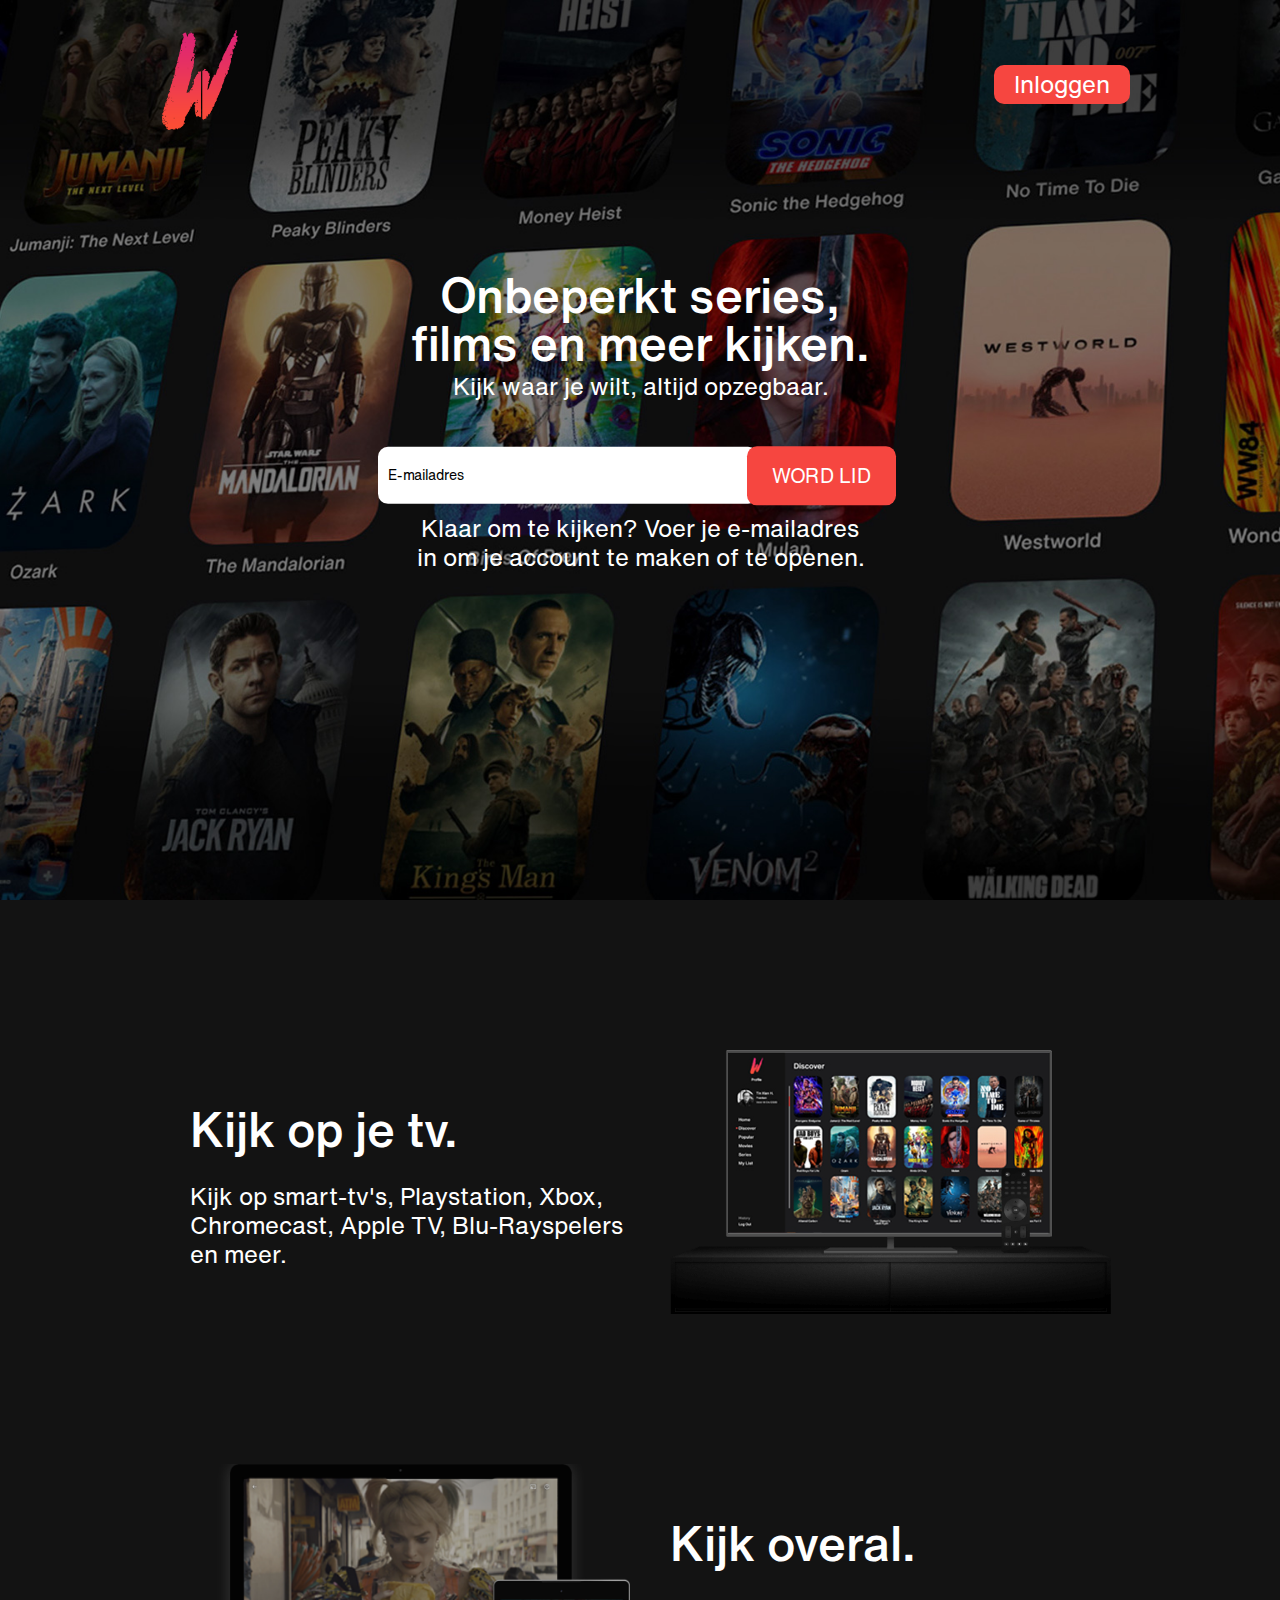
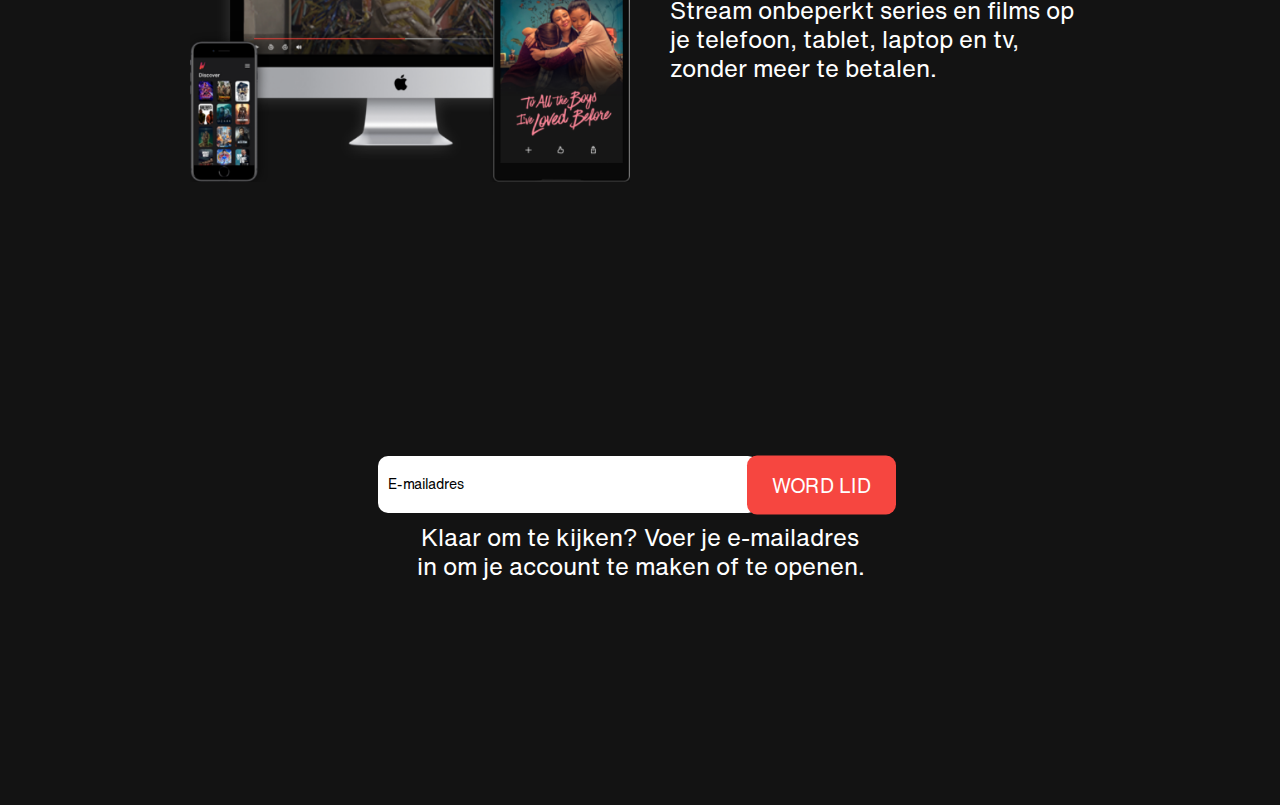
<file: index.html>
<!DOCTYPE html>
<html lang="en">

<head>
  <meta charset="UTF-8">
  <meta name="viewport" content="width=device-width,height=device-height,initial-scale=1">
  <link rel="stylesheet" href="css/style.css">
  <link rel="stylesheet" href="css/index.css">
  <link rel="icon" type="image/png" href="logo.png">
  <title>Wicked - Streamingdienst</title>
</head>

<body>
  <div class="page">
    <div class="header">
      <img src="logo.png" alt="Wicked logo" class="header--logo">
      <a href="inlog.html" class="header--link"><button class="header--button">Inloggen</button></a>
    </div>

    <div class="our-story-brick">
      <div class="our-story">
        <h2 class="our-story--title">Onbeperkt series, films en meer kijken.</h2>
        <h4 class="our-story--text">Kijk waar je wilt, altijd opzegbaar.</h4>
      </div>
      <div class="register">
        <input class="register--email" type="email" placeholder="E-mailadres" name=""><a href="subscriptions.html"><button
          class="register--button">WORD LID</button></a>
      </div>
      <p class="register--text">Klaar om te kijken? Voer je e-mailadres<br>
        in om je account te maken of te openen.</p>
    </div>
  </div>
  <div class="featured">
    <div class="featured-half">
      <div class="featured-half-info">
        <h2 class="featured-half--title">Kijk op je tv.</h2>
        <p class="featured-half--text first-text">Kijk op smart-tv's, Playstation, Xbox, Chromecast, Apple TV,
          Blu-Rayspelers en
          meer.</p>
      </div>
      <img src="img/tv.png" alt="tv" class="featured-half--image first-image">
    </div>
    <div class="featured-half featured-half-second">
      <img src="img/device-pile.png" alt="tv" class="featured-half--image featured-half--image_second">
      <div class="featured-half-info featured-half-two">
        <h2 class="featured-half--title">Kijk overal.</h2>
        <p class="featured-half--text">Stream onbeperkt series en films op
          je telefoon, tablet, laptop en tv,
          zonder meer te betalen.</p>
      </div>
      <img src="img/device-pile.png" alt="tv" class="featured-mobile-image">
    </div>
  </div>
  <div class="cta">
    <div class="register">
      <input class="register--email" type="email" placeholder="E-mailadres" name=""><a href="subscriptions.html" class="header--link"><button
        class="register--button">WORD LID</button></a>
    </div>
    <p class="register--text">Klaar om te kijken? Voer je e-mailadres<br>
      in om je account te maken of te openen.</p>
  </div>


</body>

</html>
</file>
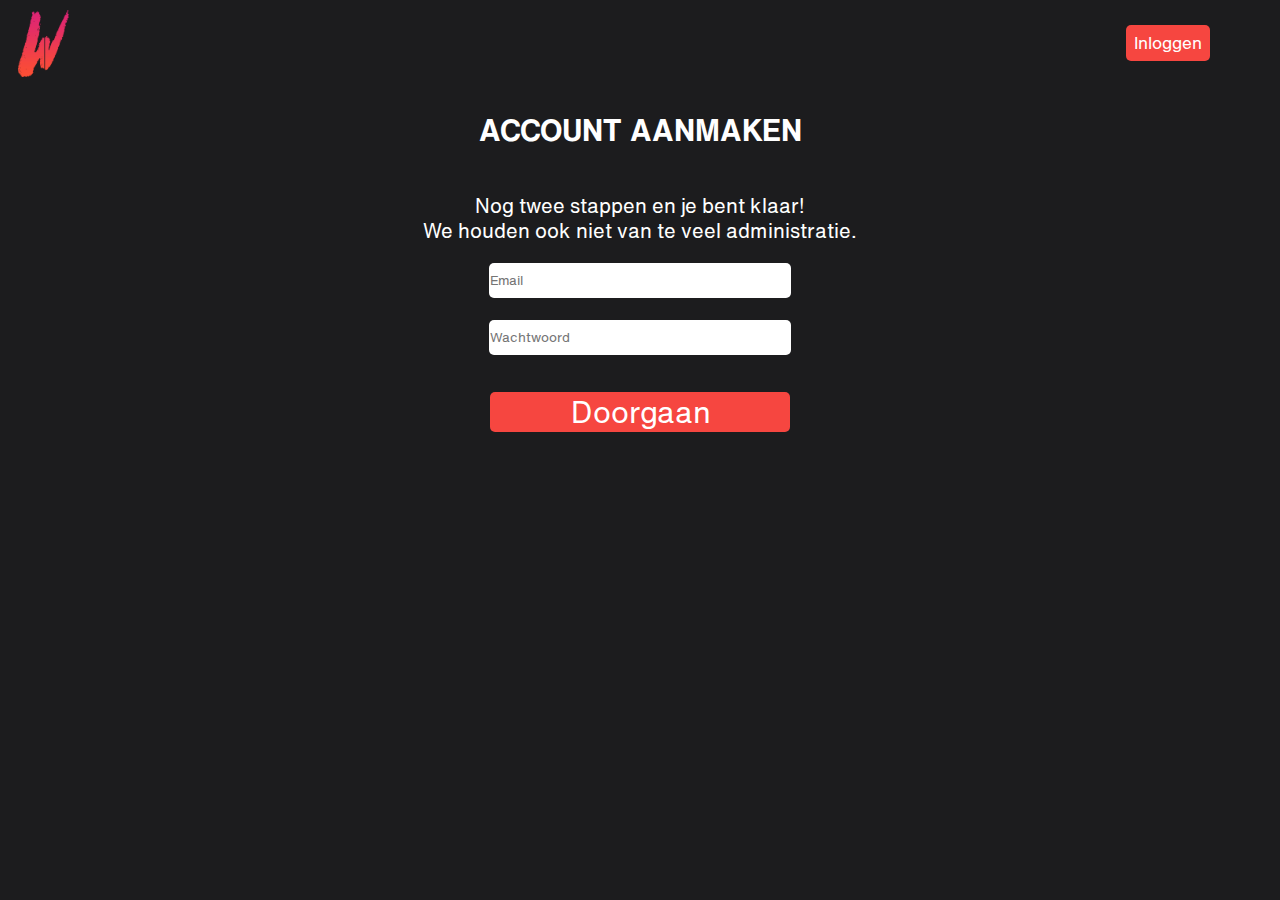
<file: create.html>
<!DOCTYPE html>
<html lang="nl">

<head>
  <meta name="viewport" content="width=device-width, initial-scale=1">
  <link rel="stylesheet" href="css/create.css">
  <link rel="stylesheet" href="css/style.css">
  <link rel="icon" type="image/png" href="logo.png">


</head>

<body>

  <div class="topnav" id="myTopnav">
    <img src="WCKD-Logo-1.png" alt="Wicked logo" class="logo">
    <a href="inlog.html" class="active">Inloggen</a>
  </div>
  <div class="info">
    <h2>ACCOUNT AANMAKEN</h2>
    <p>Nog twee stappen en je bent klaar! <br> We houden ook niet van te veel administratie.</p>

    <form action="payment.html">
      <input type="text" id="fname" name="fname" class="input" placeholder="Email"><br>
      <input type="text" id="lname" name="lname" class="input" placeholder="Wachtwoord"><br><br>
      <input type="submit" value="Doorgaan" class="btn">
    </form>
  </div>
</body>

</html>
</file>
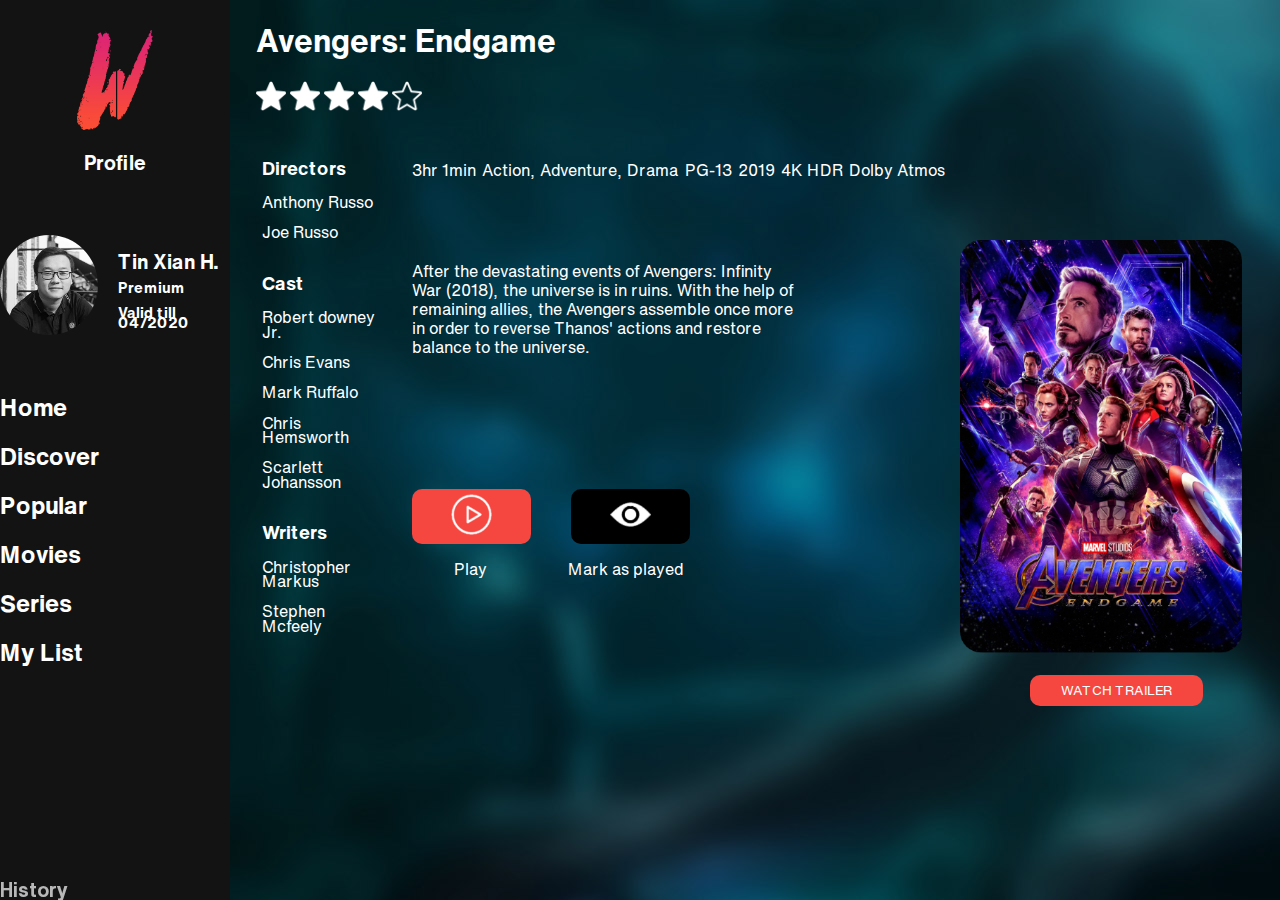
<file: detail.html>
<!DOCTYPE html>
<html lang="nl">

<head>
    <meta name="viewport" content="width=device-width, initial-scale=1">
    <link rel="stylesheet" href="css/detail.css">
    <link rel="stylesheet" href="css/style.css">
    <link rel="icon" type="image/png" href="logo.png">
</head>

<body>
    <div class="header">
        <img class="header__logo" src="logo.png">
        <h2 class="header__profile-link"><a class="header__menu-link" href="profile.html">Profile</a></h2>
        <div class="header__profile">
            <img class="header__profile-img" src="img/tinxian.jpg">
            <div class="header__profile-text">
                <h2 class="header__profile-name">Tin Xian H.</h2>
                <h3 class="header__profile-subscription">Premium</h3>
                <h3 class="header__profile-valid">Valid till 04/2020</h3>
            </div>
        </div>
        <div class="header__nav">
            <h2 class="header__nav-item"><a href="home.html" class="header__menu-link">Home</a></h2>
            <h2 class="header__nav-item"><a href="discover.html" class="header__menu-link">Discover</a></h2>
            <h2 class="header__nav-item"><a href="" class="header__menu-link">Popular</a></h2>
            <h2 class="header__nav-item"><a href="" class="header__menu-link">Movies</a></h2>
            <h2 class="header__nav-item"><a href="" class="header__menu-link">Series</a></h2>
            <h2 class="header__nav-item"><a href="" class="header__menu-link">My List</a></h2>
        </div>
        <div class="header__nav-small">
            <h3 class="header__nav-small-item history"><a href="" class="header__menu-link">History</a></h3>
            <h3 class="header__nav-small-item"><a href="" class="header__menu-link">Log Out</a></h3>
        </div>
    </div>
    <a href="home.html"><img src="img/back.png" alt="back arrow" class="back_arrow"></a>
    <a href="#"><img src="img/heart.png" alt="heart" class="heart"></a>
    <div class="detail">
        <div class="title">
            <h1>Avengers: Endgame</h1>

            <div class="stars">
                <img src="img/star.png" alt="Rate Star" class="star">
                <img src="img/star.png" alt="Rate Star" class="star">
                <img src="img/star.png" alt="Rate Star" class="star">
                <img src="img/star.png" alt="Rate Star" class="star">
                <img src="img/star-open.png" alt="Rate Star" class="star">
            </div>
        </div>
        <div class="info_flex">
            <div class="directors">
                <h3>Directors</h3>
                <p>Anthony Russo</p>
                <p>Joe Russo</p>
            </div>

            <div class="cast">
                <h3>Cast</h3>
                <p>Robert downey Jr.</p>
                <p>Chris Evans</p>
                <p>Mark Ruffalo</p>
                <p>Chris Hemsworth</p>
                <p>Scarlett Johansson</p>
            </div>

            <div class="writers">
                <h3>Writers</h3>
                <p>Christopher Markus</p>
                <p>Stephen Mcfeely</p>
            </div>

        </div>
        <div class="about_flex-wrap">
            <div class="about_flex">
                <p class="about_item">3hr 1min</p>
                <p class="about_item">Action, Adventure, Drama</p>
                <p class="about_item">PG-13</p>
                <p class="about_item">2019</p>
                <p class="about_item">4K HDR</p>
                <p class="about_item">Dolby Atmos</p>
            </div>
            <div class="info">
                <p>After the devastating events of Avengers: Infinity War (2018),
                    the universe is in ruins. With the help of remaining allies,
                    the Avengers assemble once more in order to reverse
                    Thanos' actions and restore balance to the universe.</p>
            </div>
            <div class="buttons">
                <div class="btn_play">
                    <button class="play_icon"><img src="img/play.png" alt="Play Icon"></button>
                    <p class="play">Play</p>
                </div>
                <div class="btn_played">
                    <button class="played_icon"><img src="img/eyes.png" alt="Eyes Icon"></button>
                    <p class="mark">Mark as played</p>
                </div>
            </div>
        </div>
    </div>
    <img src="img/Film-Serie.png" alt="Film Poster" class="img">
    <button class="trailer_button">WATCH TRAILER</button>
    </div>
    <img src="img/tony_stark.jpg" alt="Tony Start boven" class="tony">
    <div class="people">
        <div class="directors">
            <h3>Directors</h3>
            <p>Anthony Russo</p>
            <p>Joe Russo</p>
        </div>
        <div class="writers">
            <h3>Writers</h3>
            <p>Christopher Markus</p>
            <p>Stephen Mcfeely</p>
        </div>
    </div>
    <div class="casts">
        <div class="person">
            <img src="img/cast1.png" alt="Cast">
            <p>Robert <br> Downey Jr.</p>
        </div>
        <div class="person">
            <img src="img/cast2.png" alt="Cast">
            <p>Chris <br> Evans</p>
        </div>
        <div class="person">
            <img src="img/cast3.png" alt="Cast">
            <p>Mark <br> Ruffalo</p>
        </div>
        <div class="person">
            <img src="img/cast4.png" alt="Cast">
            <p>Chris <br> Hemsworth</p>
        </div>
        <div class="person">
            <img src="img/cast5.png" alt="Cast">
            <p>Scarlett <br> Johansson</p>
        </div>
    </div>
</body>

</html>
</file>
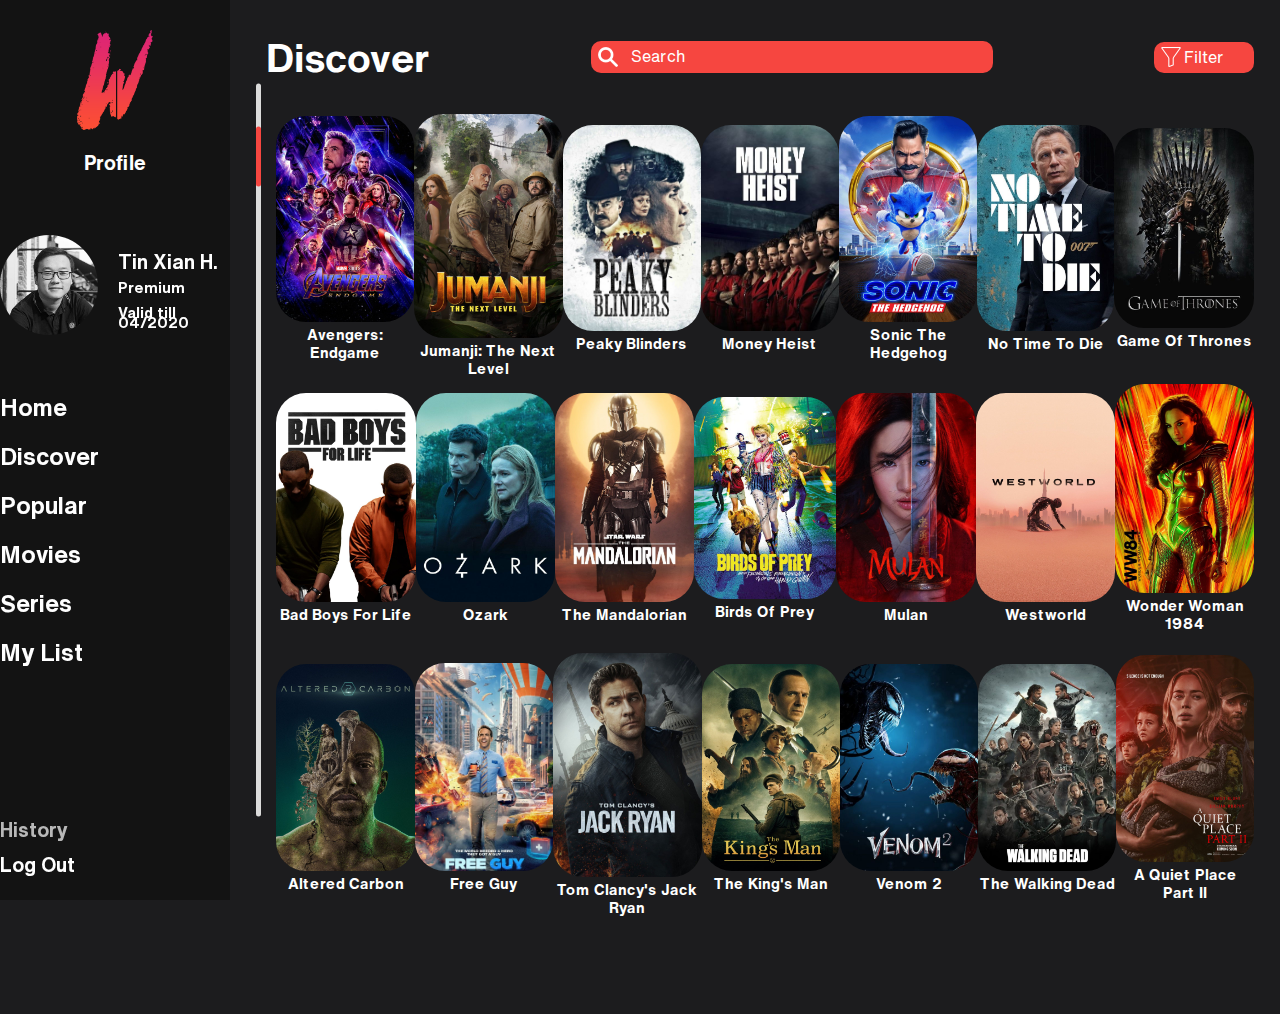
<file: discover.html>
<!DOCTYPE html>
<html lang="nl">

<head>
    <meta name="viewport" content="width=device-width, initial-scale=1">
    <link rel="stylesheet" href="css/discover.css">
    <link rel="stylesheet" href="css/style.css">
    <link rel="icon" type="image/png" href="logo.png">
</head>

<body>
    <div class="header">
        <img class="header__logo" src="logo.png">
        <h2 class="header__profile-link"><a class="header__menu-link" href="profile.html">Profile</a></h2>
        <div class="header__profile">
            <img class="header__profile-img" src="img/tinxian.jpg">
            <div class="header__profile-text">
                <h2 class="header__profile-name">Tin Xian H.</h2>
                <h3 class="header__profile-subscription">Premium</h3>
                <h3 class="header__profile-valid">Valid till 04/2020</h3>
            </div>
        </div>
        <div class="header__nav">
            <h2 class="header__nav-item"><a href="home.html" class="header__menu-link">Home</a></h2>
            <h2 class="header__nav-item active"><a href="discover.html" class="header__menu-link">Discover</a></h2>
            <h2 class="header__nav-item"><a href="" class="header__menu-link">Popular</a></h2>
            <h2 class="header__nav-item"><a href="" class="header__menu-link">Movies</a></h2>
            <h2 class="header__nav-item"><a href="" class="header__menu-link">Series</a></h2>
            <h2 class="header__nav-item"><a href="" class="header__menu-link">My List</a></h2>
        </div>
        <div class="header__nav-small">
            <h3 class="header__nav-small-item history"><a href="" class="header__menu-link">History</a></h3>
            <h3 class="header__nav-small-item"><a href="index.html" class="header__menu-link">Log Out</a></h3>
        </div>
    </div>
    <div class="wrapper">
        <img class="main__logo" src="logo.png">
        <a href="discover_menu.html">
            <img class="main__menu" src="img/menu.png">
        </a>
        <div class="main">
            <h2 class="main__title">Discover</h2>
            <div class="main__search">
                <input type="text" class="main__search-field" placeholder="Search">
            </div>
            <div class="main__filter">
                <button class="main__filter-button">Filter</button>
            </div>
        </div>
        <div class="main__scrollbar">
            <div class="main__scrollbar-color">
            </div>
        </div>
        <div class="movies">
            <div class="movies-row">
                <div class="movies-item movie-item-1">
                    <a class="movies-item-link" href="detail.html">
                        <img class="movies-item-image" src="posters/avengers.jpg">
                        <h3 class="movies-item-text">Avengers: Endgame</h3>
                    </a>
                </div>
                <div class="movies-item movie-item-2">
                    <a class="movies-item-link" href="">
                        <img class="movies-item-image" src="posters/jumanji.jpg">
                        <h3 class="movies-item-text">Jumanji: The Next Level</h3>
                    </a>
                </div>
                <div class="movies-item movie-item-3">
                    <a class="movies-item-link" href="">
                        <img class="movies-item-image" src="posters/peakyblinders.jpg">
                        <h3 class="movies-item-text">Peaky Blinders</h3>
                    </a>
                </div>
                <div class="movies-item movie-item-4">
                    <a class="movies-item-link" href="">
                        <img class="movies-item-image" src="posters/moneyheist.jpg">
                        <h3 class="movies-item-text">Money Heist</h3>
                    </a>
                </div>
                <div class="movies-item movie-item-5">
                    <a class="movies-item-link" href="">
                        <img class="movies-item-image" src="posters/sonic.jpg">
                        <h3 class="movies-item-text">Sonic The Hedgehog</h3>
                    </a>
                </div>
                <div class="movies-item movie-item-6">
                    <a class="movies-item-link" href="">
                        <img class="movies-item-image" src="posters/jamesbond.jpg">
                        <h3 class="movies-item-text">No Time To Die</h3>
                    </a>
                </div>
                <div class="movies-item movie-item-7">
                    <a class="movies-item-link" href="">
                        <img class="movies-item-image" src="posters/got.jpg">
                        <h3 class="movies-item-text">Game Of Thrones</h3>
                    </a>
                </div>
            </div>
            <div class="movies-row ">
                <div class="movies-item movie-item-1">
                    <a class="movies-item-link" href="">
                        <img class="movies-item-image" src="posters/badboys.jpg">
                        <h3 class="movies-item-text">Bad Boys For Life</h3>
                    </a>
                </div>
                <div class="movies-item movie-item-2">
                    <a class="movies-item-link" href="">
                        <img class="movies-item-image" src="posters/ozark.jpg">
                        <h3 class="movies-item-text">Ozark</h3>
                    </a>
                </div>
                <div class="movies-item movie-item-3">
                    <a class="movies-item-link" href="">
                        <img class="movies-item-image" src="posters/mandalorian.jpg">
                        <h3 class="movies-item-text">The Mandalorian</h3>
                    </a>
                </div>
                <div class="movies-item movie-item-4">
                    <a class="movies-item-link" href="">
                        <img class="movies-item-image" src="posters/birdsofprey.jpg">
                        <h3 class="movies-item-text">Birds Of Prey</h3>
                    </a>
                </div>
                <div class="movies-item movie-item-5">
                    <a class="movies-item-link" href="">
                        <img class="movies-item-image" src="posters/mulan.jpg">
                        <h3 class="movies-item-text">Mulan</h3>
                    </a>
                </div>
                <div class="movies-item movie-item-6">
                    <a class="movies-item-link" href="">
                        <img class="movies-item-image" src="posters/westworld.jpg">
                        <h3 class="movies-item-text">Westworld</h3>
                    </a>
                </div>
                <div class="movies-item movie-item-7">
                    <a class="movies-item-link" href="">
                        <img class="movies-item-image" src="posters/wonderwoman.jpg">
                        <h3 class="movies-item-text">Wonder Woman 1984</h3>
                    </a>
                </div>
            </div>
            <div class="movies-row">
                <div class="movies-item movie-item-1">
                    <a class="movies-item-link " href="">
                        <img class="movies-item-image" src="posters/alteredcarbon.jpg">
                        <h3 class="movies-item-text">Altered Carbon</h3>
                    </a>
                </div>
                <div class="movies-item movie-item-2">
                    <a class="movies-item-link" href="">
                        <img class="movies-item-image" src="posters/freeguy.jpg">
                        <h3 class="movies-item-text">Free Guy</h3>
                    </a>
                </div>
                <div class="movies-item movie-item-3">
                    <a class="movies-item-link" href="">
                        <img class="movies-item-image" src="posters/jackryan.jpg">
                        <h3 class="movies-item-text">Tom Clancy's Jack Ryan</h3>
                    </a>
                </div>
                <div class="movies-item movie-item-4">
                    <a class="movies-item-link" href="">
                        <img class="movies-item-image" src="posters/kingsman.jpg">
                        <h3 class="movies-item-text">The King's Man</h3>
                    </a>
                </div>
                <div class="movies-item movie-item-5">
                    <a class="movies-item-link" href="">
                        <img class="movies-item-image" src="posters/venom.jpg">
                        <h3 class="movies-item-text">Venom 2</h3>
                    </a>
                </div>
                <div class="movies-item movie-item-6">
                    <a class="movies-item-link" href="">
                        <img class="movies-item-image" src="posters/walkingdead.jpg">
                        <h3 class="movies-item-text">The Walking Dead</h3>
                    </a>
                </div>
                <div class="movies-item movie-item-7">
                    <a class="movies-item-link" href="">
                        <img class="movies-item-image" src="posters/thequietplace.jpg">
                        <h3 class="movies-item-text">A Quiet Place Part II</h3>
                    </a>
                </div>
            </div>
        </div>
    </div>
</body>

</html>
</file>
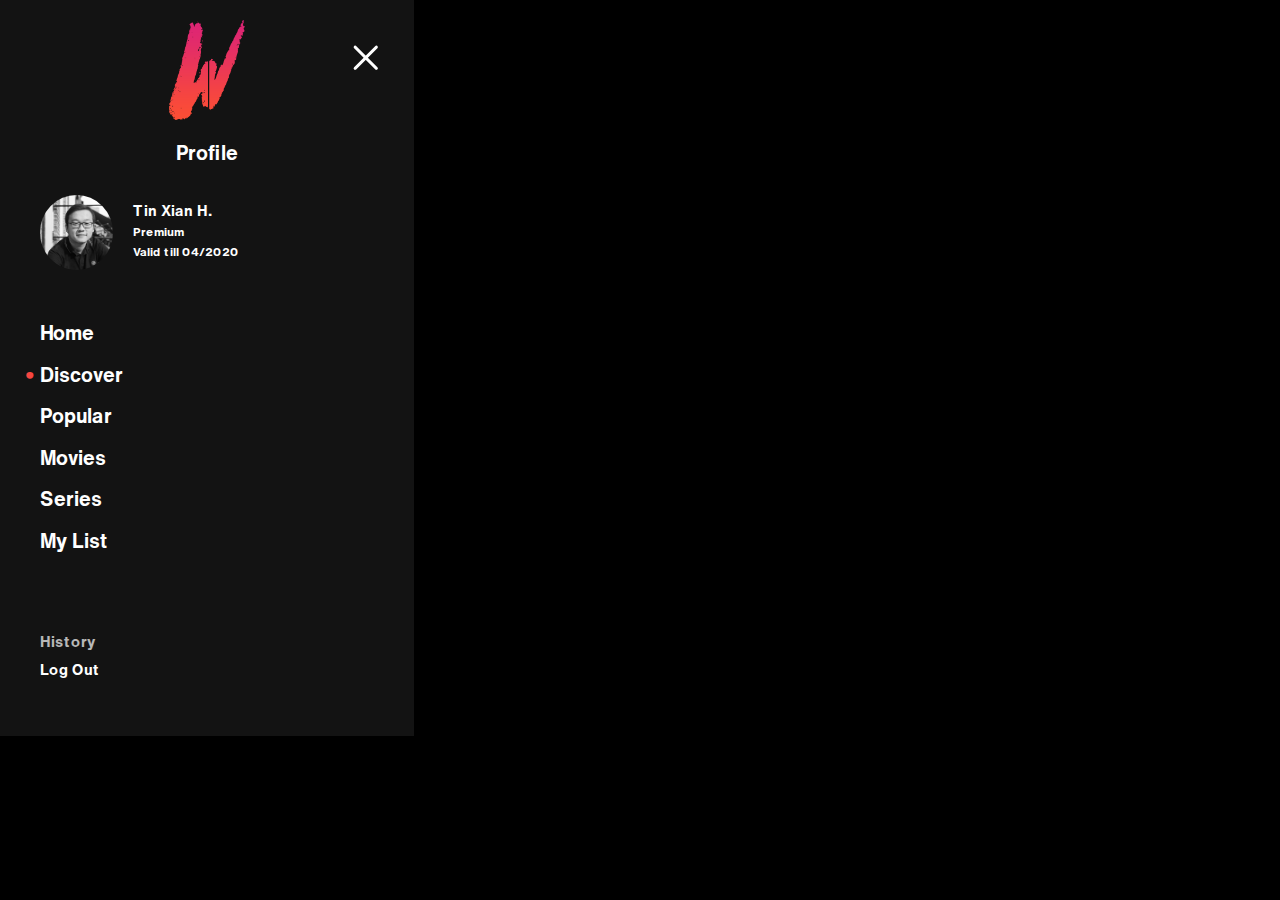
<file: discover_menu.html>
<!DOCTYPE html>
<html lang="nl">

<head>
  <meta name="viewport" content="width=device-width, initial-scale=1">
  <link rel="stylesheet" href="css/discover_menu.css">
  <link rel="stylesheet" href="css/style.css">
  <link rel="icon" type="image/png" href="logo.png">
</head>

<body>
  <div class="wrapper">
    <div class="main">
      <img class="main__logo" src="logo.png">
    </div>
    <a href="discover.html">
    <img class="menu_cross" src="img/cross.png">
  </a>
    <div class="header">
      <h2 class="header__profile-link"><a class="header__menu-link" href="profile.html">Profile</a></h2>
      <div class="header__profile">
          <img class="header__profile-img" src="img/tinxian.jpg">
          <div class="header__profile-text">
              <h2 class="header__profile-name">Tin Xian H.</h2>
              <h3 class="header__profile-subscription">Premium</h3>
              <h3 class="header__profile-valid">Valid till 04/2020</h3>
          </div>
      </div>
      <div class="header__nav">
          <h2 class="header__nav-item"><a href="home.html" class="header__menu-link">Home</a></h2>
          <h2 class="header__nav-item active"><a href="discover.html" class="header__menu-link">Discover</a></h2>
          <h2 class="header__nav-item"><a href="" class="header__menu-link">Popular</a></h2>
          <h2 class="header__nav-item"><a href="" class="header__menu-link">Movies</a></h2>
          <h2 class="header__nav-item"><a href="" class="header__menu-link">Series</a></h2>
          <h2 class="header__nav-item"><a href="" class="header__menu-link">My List</a></h2>
      </div>
      <div class="header__nav-small">
          <h3 class="header__nav-small-item history"><a href="" class="header__menu-link">History</a></h3>
          <h3 class="header__nav-small-item"><a href="index.html" class="header__menu-link">Log Out</a></h3>
      </div>
  </div>
  </div>
</body>

</html>
</file>
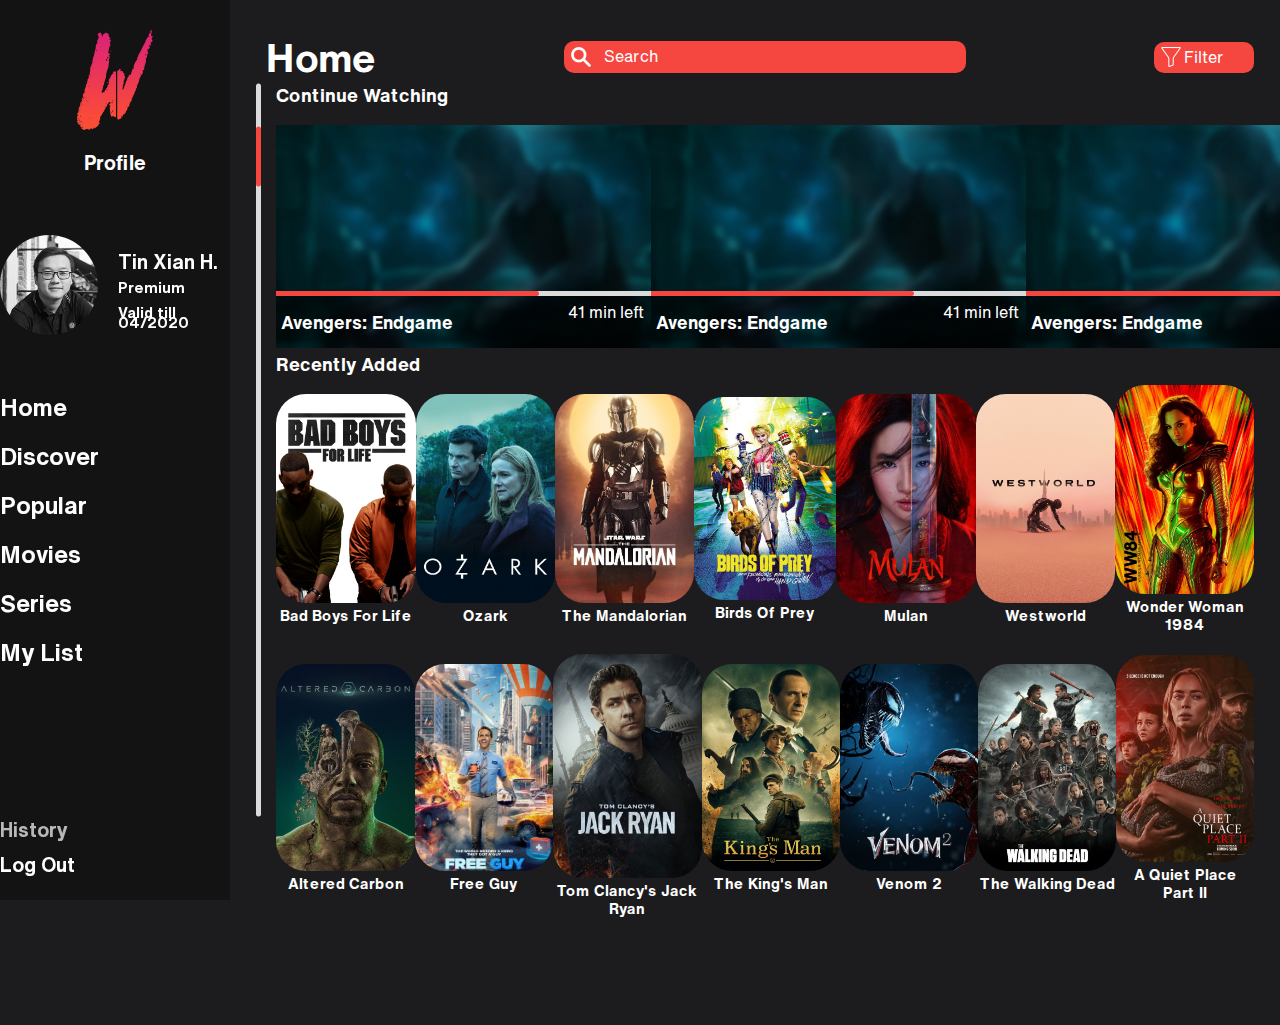
<file: home.html>
<!DOCTYPE html>
<html lang="nl">

<head>
  <meta name="viewport" content="width=device-width, initial-scale=1">
  <link rel="stylesheet" href="css/home.css">
  <link rel="stylesheet" href="css/style.css">
  <link rel="icon" type="image/png" href="logo.png">
</head>

<body>
  <div class="header">
    <img class="header__logo" src="logo.png">
    <h2 class="header__profile-link"><a class="header__menu-link" href="profile.html">Profile</a></h2>
    <div class="header__profile">
      <img class="header__profile-img" src="img/tinxian.jpg">
      <div class="header__profile-text">
        <h2 class="header__profile-name">Tin Xian H.</h2>
        <h3 class="header__profile-subscription">Premium</h3>
        <h3 class="header__profile-valid">Valid till 04/2020</h3>
      </div>
    </div>
    <div class="header__nav">
      <h2 class="header__nav-item active"><a href="home.html" class="header__menu-link">Home</a></h2>
      <h2 class="header__nav-item"><a href="discover.html" class="header__menu-link">Discover</a></h2>
      <h2 class="header__nav-item"><a href="" class="header__menu-link">Popular</a></h2>
      <h2 class="header__nav-item"><a href="" class="header__menu-link">Movies</a></h2>
      <h2 class="header__nav-item"><a href="" class="header__menu-link">Series</a></h2>
      <h2 class="header__nav-item"><a href="" class="header__menu-link">My List</a></h2>
    </div>
    <div class="header__nav-small">
      <h3 class="header__nav-small-item history"><a href="" class="header__menu-link">History</a></h3>
      <h3 class="header__nav-small-item"><a href="index.html" class="header__menu-link">Log Out</a></h3>
    </div>
  </div>
  <div class="wrapper">
    <img class="main__logo" src="logo.png">
    <a href="home_menu.html">
      <img class="main__menu" src="img/menu.png">
    </a>
    <div class="main">
      <h2 class="main__title">Home</h2>
      <div class="main__search">
        <input type="text" class="main__search-field" placeholder="Search">
      </div>
      <div class="main__filter">
        <button class="main__filter-button">Filter</button>
      </div>
    </div>
    <h3 class="continue__watching">Continue Watching</h3>
    <div class="main__scrollbar">
      <div class="main__scrollbar-color">
      </div>
    </div>
    <div class="movies">
      <div class="continue-row">
        <div class="continue-watching">
          <a href="detail.html">
            <div class="continue-watching-item">

              <div class="continue-watching-stuff">
                <div class="continue-watching-progress">
                  <div class="continue-watching-color">
                  </div>
                </div>
                <h3 class="continue-watching__time">41 min left</h3>
                <h2 class="continue-watching__text">Avengers: Endgame</h2>
              </div>
            </div>
          </a>
        </div>
        <div class="continue-watching movie-item-4">
          <a href="detail.html">
            <div class="continue-watching-item">
              <div class="continue-watching-stuff">
                <div class="continue-watching-progress">
                  <div class="continue-watching-color">
                  </div>
                </div>
                <h3 class="continue-watching__time">41 min left</h3>
                <h2 class="continue-watching__text">Avengers: Endgame</h2>
              </div>
            </div>
          </a>
        </div>
        <div class="continue-watching movie-item-4">
          <a href="detail.html">
            <div class="continue-watching-item">
              <div class="continue-watching-stuff">
                <div class="continue-watching-progress">
                  <div class="continue-watching-color">
                  </div>
                </div>
                <h3 class="continue-watching__time">41 min left</h3>
                <h2 class="continue-watching__text">Avengers: Endgame</h2>
              </div>
            </div>
          </a>
        </div>
      </div>
      <h3 class="recently__added">Recently Added</h3>
      <div class="movies-row ">
        <div class="movies-item movie-item-1">
          <a class="movies-item-link" href="">
            <img class="movies-item-image" src="posters/badboys.jpg">
            <h3 class="movies-item-text">Bad Boys For Life</h3>
          </a>
        </div>
        <div class="movies-item movie-item-2">
          <a class="movies-item-link" href="">
            <img class="movies-item-image" src="posters/ozark.jpg">
            <h3 class="movies-item-text">Ozark</h3>
          </a>
        </div>
        <div class="movies-item movie-item-3">
          <a class="movies-item-link" href="">
            <img class="movies-item-image" src="posters/mandalorian.jpg">
            <h3 class="movies-item-text">The Mandalorian</h3>
          </a>
        </div>
        <div class="movies-item movie-item-4">
          <a class="movies-item-link" href="">
            <img class="movies-item-image" src="posters/birdsofprey.jpg">
            <h3 class="movies-item-text">Birds Of Prey</h3>
          </a>
        </div>
        <div class="movies-item movie-item-5">
          <a class="movies-item-link" href="">
            <img class="movies-item-image" src="posters/mulan.jpg">
            <h3 class="movies-item-text">Mulan</h3>
          </a>
        </div>
        <div class="movies-item movie-item-6">
          <a class="movies-item-link" href="">
            <img class="movies-item-image" src="posters/westworld.jpg">
            <h3 class="movies-item-text">Westworld</h3>
          </a>
        </div>
        <div class="movies-item movie-item-7">
          <a class="movies-item-link" href="">
            <img class="movies-item-image" src="posters/wonderwoman.jpg">
            <h3 class="movies-item-text">Wonder Woman 1984</h3>
          </a>
        </div>
      </div>
      <div class="movies-row">
        <div class="movies-item movie-item-1">
          <a class="movies-item-link " href="">
            <img class="movies-item-image" src="posters/alteredcarbon.jpg">
            <h3 class="movies-item-text">Altered Carbon</h3>
          </a>
        </div>
        <div class="movies-item movie-item-2">
          <a class="movies-item-link" href="">
            <img class="movies-item-image" src="posters/freeguy.jpg">
            <h3 class="movies-item-text">Free Guy</h3>
          </a>
        </div>
        <div class="movies-item movie-item-3">
          <a class="movies-item-link" href="">
            <img class="movies-item-image" src="posters/jackryan.jpg">
            <h3 class="movies-item-text">Tom Clancy's Jack Ryan</h3>
          </a>
        </div>
        <div class="movies-item movie-item-4">
          <a class="movies-item-link" href="">
            <img class="movies-item-image" src="posters/kingsman.jpg">
            <h3 class="movies-item-text">The King's Man</h3>
          </a>
        </div>
        <div class="movies-item movie-item-5">
          <a class="movies-item-link" href="">
            <img class="movies-item-image" src="posters/venom.jpg">
            <h3 class="movies-item-text">Venom 2</h3>
          </a>
        </div>
        <div class="movies-item movie-item-6">
          <a class="movies-item-link" href="">
            <img class="movies-item-image" src="posters/walkingdead.jpg">
            <h3 class="movies-item-text">The Walking Dead</h3>
          </a>
        </div>
        <div class="movies-item movie-item-7">
          <a class="movies-item-link" href="">
            <img class="movies-item-image" src="posters/thequietplace.jpg">
            <h3 class="movies-item-text">A Quiet Place Part II</h3>
          </a>
        </div>
      </div>
    </div>
  </div>
</body>

</html>
</file>
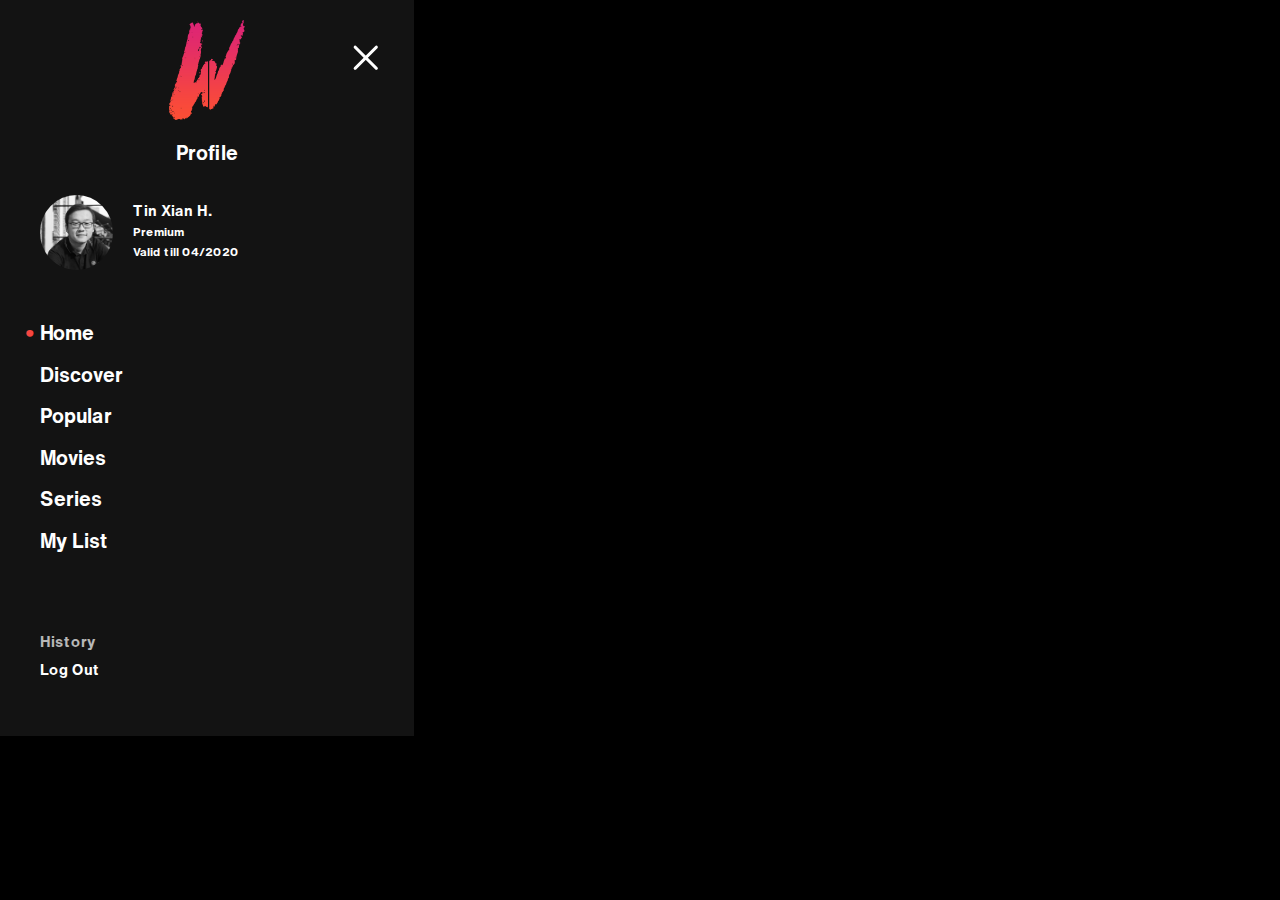
<file: home_menu.html>
<!DOCTYPE html>
<html lang="nl">

<head>
  <meta name="viewport" content="width=device-width, initial-scale=1">
  <link rel="stylesheet" href="css/home_menu.css">
  <link rel="stylesheet" href="css/style.css">
  <link rel="icon" type="image/png" href="logo.png">
</head>

<body>
  <div class="wrapper">
    <div class="main">
      <img class="main__logo" src="logo.png">
    </div>
    <a href="home.html">
    <img class="menu_cross" src="img/cross.png">
  </a>
    <div class="header">
      <h2 class="header__profile-link"><a class="header__menu-link" href="profile.html">Profile</a></h2>
      <div class="header__profile">
          <img class="header__profile-img" src="img/tinxian.jpg">
          <div class="header__profile-text">
              <h2 class="header__profile-name">Tin Xian H.</h2>
              <h3 class="header__profile-subscription">Premium</h3>
              <h3 class="header__profile-valid">Valid till 04/2020</h3>
          </div>
      </div>
      <div class="header__nav">
          <h2 class="header__nav-item active"><a href="home.html" class="header__menu-link">Home</a></h2>
          <h2 class="header__nav-item"><a href="discover.html" class="header__menu-link">Discover</a></h2>
          <h2 class="header__nav-item"><a href="" class="header__menu-link">Popular</a></h2>
          <h2 class="header__nav-item"><a href="" class="header__menu-link">Movies</a></h2>
          <h2 class="header__nav-item"><a href="" class="header__menu-link">Series</a></h2>
          <h2 class="header__nav-item"><a href="" class="header__menu-link">My List</a></h2>
      </div>
      <div class="header__nav-small">
          <h3 class="header__nav-small-item history"><a href="" class="header__menu-link">History</a></h3>
          <h3 class="header__nav-small-item"><a href="index.html" class="header__menu-link">Log Out</a></h3>
      </div>
  </div>
  </div>
</body>

</html>
</file>
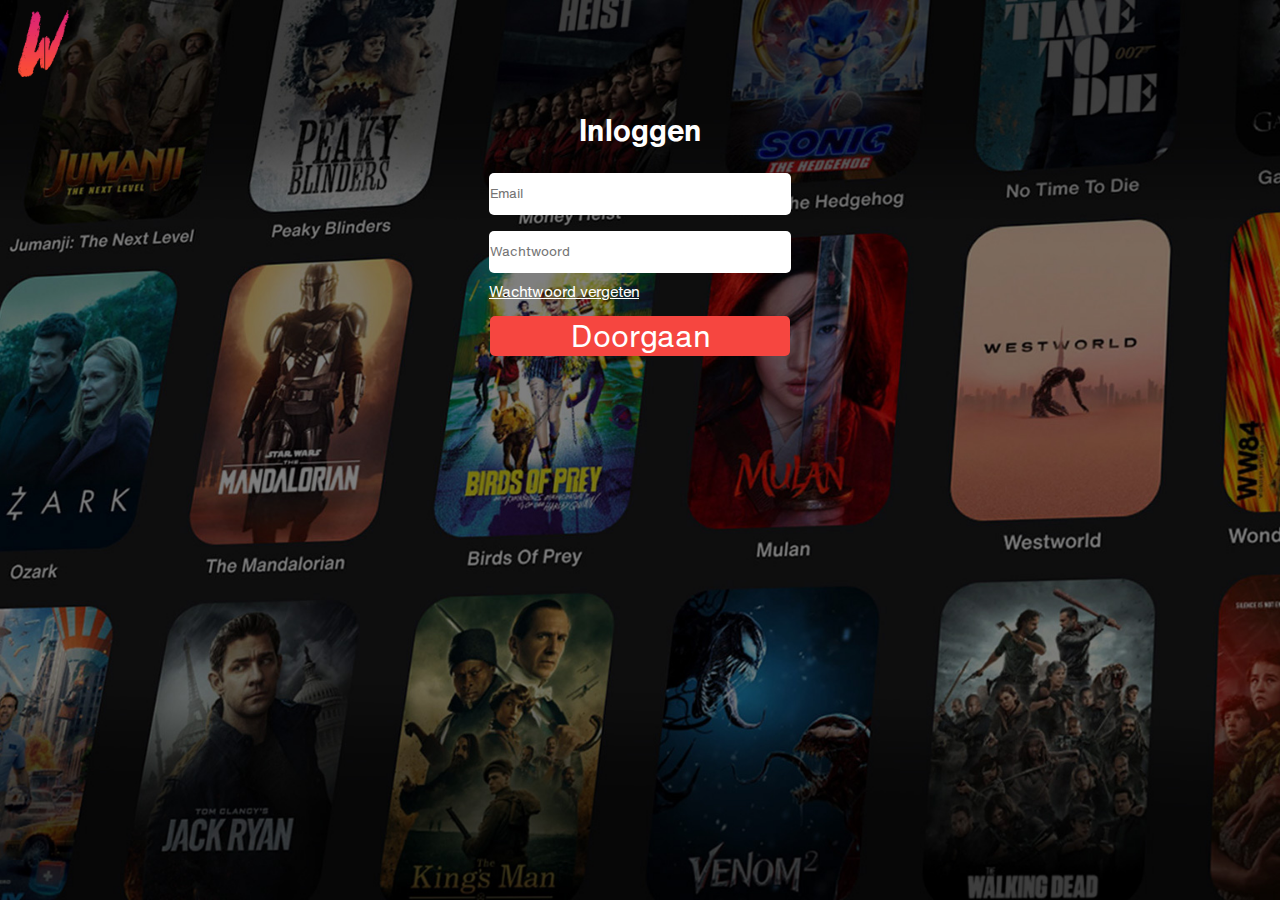
<file: inlog.html>
<!DOCTYPE html>
<html lang="nl">

<head>
  <meta name="viewport" content="width=device-width, initial-scale=1">
  <link rel="stylesheet" href="css/inlog.css">
  <link rel="stylesheet" href="css/style.css">
  <link rel="icon" type="image/png" href="logo.png">

</head>

<body>

  <div class="topnav" id="myTopnav">
    <img src="WCKD-Logo-1.png" alt="Wicked logo" class="logo">
  </div>
  <div class="info">
    <h2>Inloggen</h2>

    <form action="home.html">
      <input type="text" id="fname" name="fname" class="input" placeholder="Email"><br>
      <input type="text" id="lname" name="lname" class="input" placeholder="Wachtwoord"><br><br>
      <a href="vergeten.html">
        <p class="password">Wachtwoord vergeten</p>
      </a>
      <input type="submit" value="Doorgaan" class="btn">
    </form>
  </div>
</body>

</html>
</file>
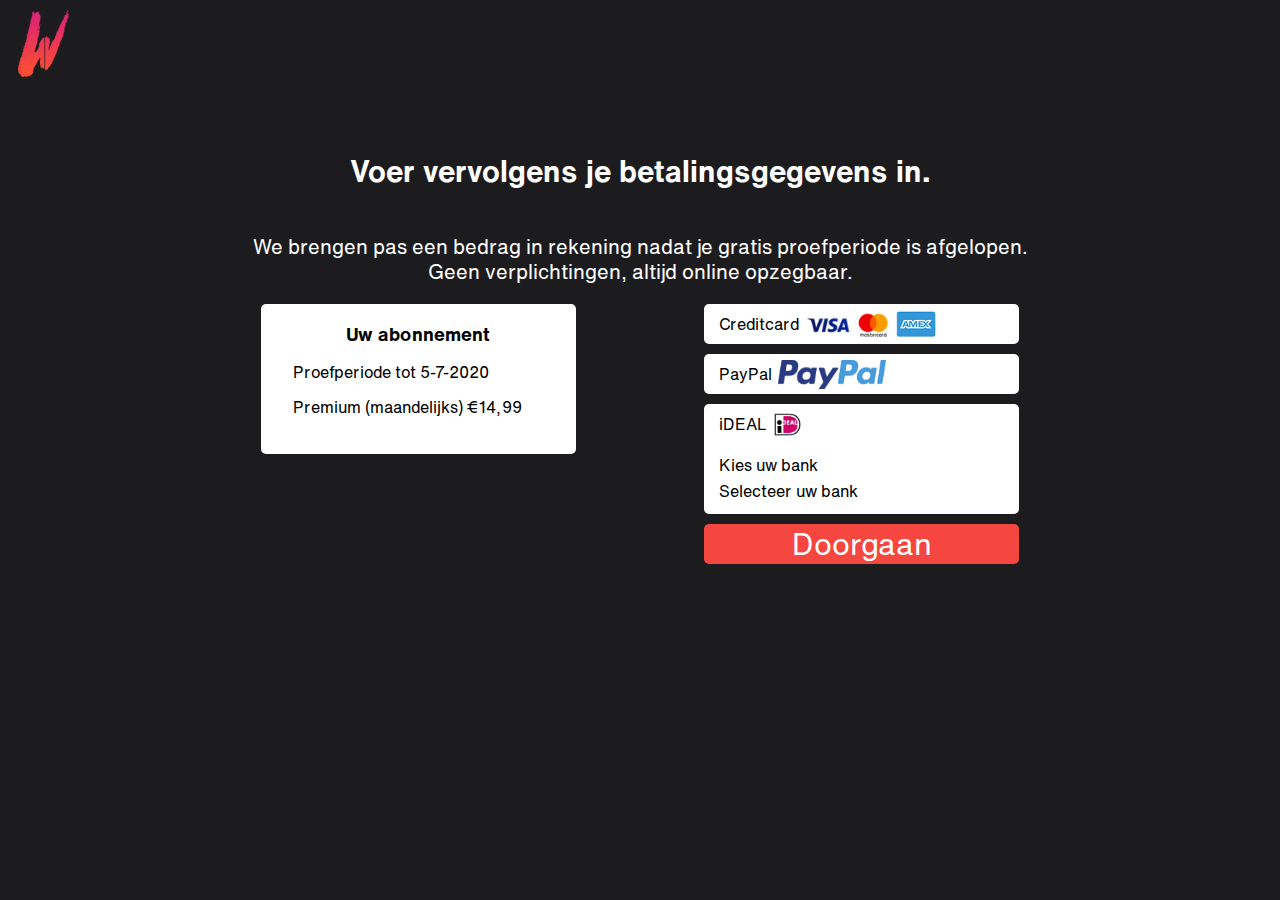
<file: payment.html>
<!DOCTYPE html>
<html lang="nl">

<head>
  <meta name="viewport" content="width=device-width, initial-scale=1">
  <link rel="stylesheet" href="css/payment.css">
  <link rel="stylesheet" href="css/style.css">
  <link rel="icon" type="image/png" href="logo.png">


</head>

<body>

  <div class="topnav" id="myTopnav">
    <img src="WCKD-Logo-1.png" alt="Wicked logo" class="logo">
    <a href="index.html" class="active">Uitloggen</a>
  </div>
  <div class="info">
    <h2>Voer vervolgens je betalingsgegevens in.</h2>
    <p>We brengen pas een bedrag in rekening nadat je gratis proefperiode is afgelopen. <br> Geen verplichtingen, altijd
      online opzegbaar.</p>
  </div>
  <div class="payment">
    <div class="abonnement">
      <h3 class="uw">Uw abonnement</h3>
      <div class="overzicht">
        <p>Proefperiode tot 5-7-2020</p>
        <p>Premium (maandelijks) €14,99</p>
      </div>
    </div>
    <div class="method">
      <div class="credit">
        <p>Creditcard</p> <img src="img/visa_mastercard.png" alt="visa" class="visa_img"> <img src="img/amex.png"
          alt="amex" class="amex_img">
      </div>
      <div class="paypal">
        <p>PayPal</p> <img src="img/paypal.png" alt="paypal" class="paypal_img">
      </div>
      <div class="ideal">
        <div class="ideal_text">
          <p>iDEAL</p> <img src="img/ideal.png" alt="ideal" class="ideal_img">
        </div>
        <p>Kies uw bank</p>
        <div class="dropdown">
          <span>Selecteer uw bank</span>
          <div class="dropdown-content">
            <p>ABN Amro</p>
            <p>Rabobank</p>
            <p>ING</p>
            <p>Bunq</p>
            <p>Knab</p>
            <p>ASN Bank</p>
            <p>RegioBank</p>
            <p>SNS Bank</p>
            <p>Van Lanschot</p>
            <p>Moneyou</p>

          </div>
        </div>
      </div>
      <a href="home.html"><button class="btn-2" value="Doorgaan">Doorgaan</button></a>
    </div>
  </div>
</body>

</html>
</file>
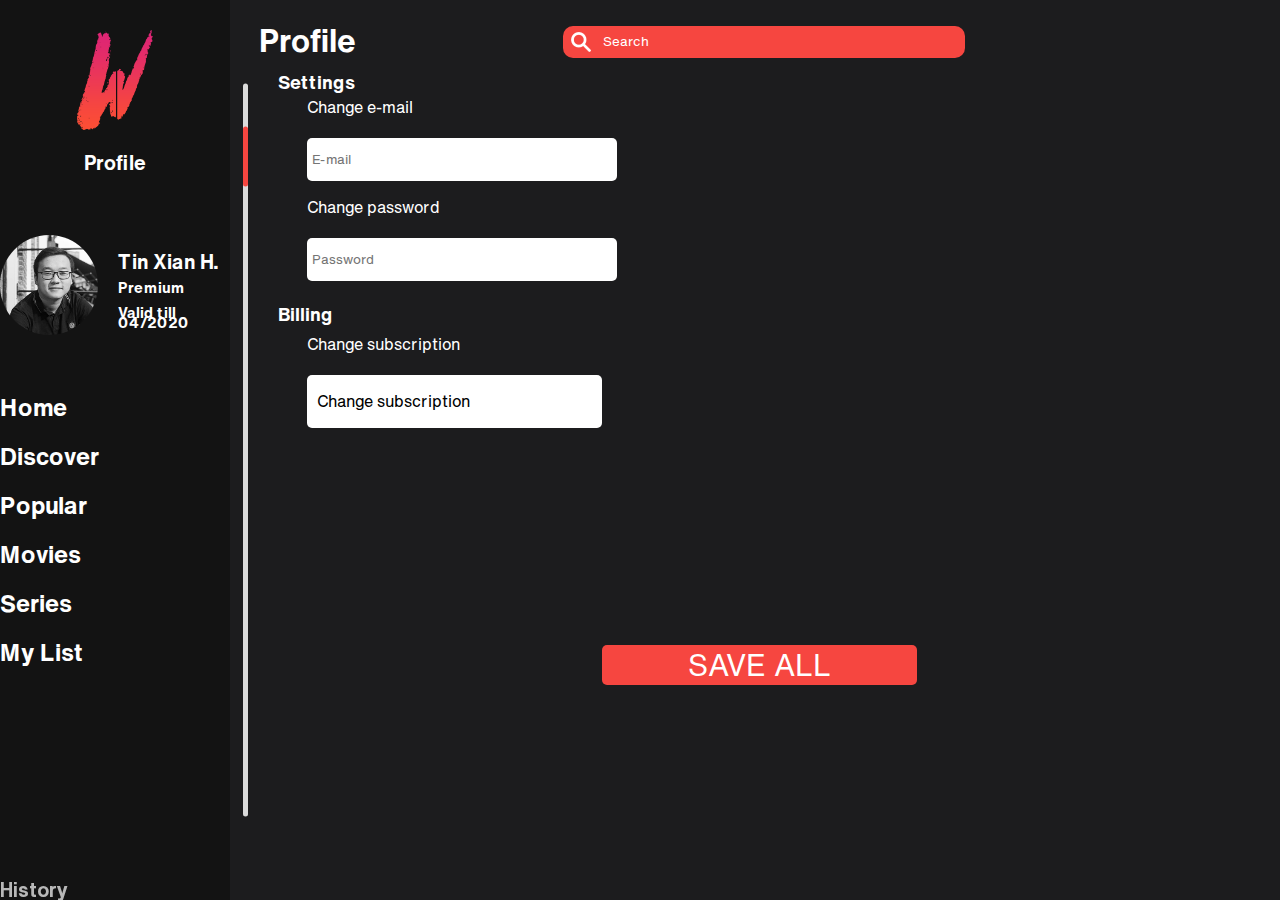
<file: profile.html>
<!DOCTYPE html>
<html lang="nl">

<head>
    <meta name="viewport" content="width=device-width, initial-scale=1">
    <link rel="stylesheet" href="css/profile.css">
    <link rel="stylesheet" href="css/style.css">
    <link rel="icon" type="image/png" href="logo.png">
</head>

<body>
    <div class="header">
        <img class="header__logo" src="logo.png">
        <h2 class="header__profile-link"><a class="header__menu-link" href="profile.html">Profile</a></h2>
        <div class="header__profile">
            <img class="header__profile-img" src="img/tinxian.jpg">
            <div class="header__profile-text">
                <h2 class="header__profile-name">Tin Xian H.</h2>
                <h3 class="header__profile-subscription">Premium</h3>
                <h3 class="header__profile-valid">Valid till 04/2020</h3>
            </div>
        </div>
        <div class="header__nav">
            <h2 class="header__nav-item"><a href="home.html" class="header__menu-link">Home</a></h2>
            <h2 class="header__nav-item"><a href="discover.html" class="header__menu-link">Discover</a></h2>
            <h2 class="header__nav-item"><a href="" class="header__menu-link">Popular</a></h2>
            <h2 class="header__nav-item"><a href="" class="header__menu-link">Movies</a></h2>
            <h2 class="header__nav-item"><a href="" class="header__menu-link">Series</a></h2>
            <h2 class="header__nav-item"><a href="" class="header__menu-link">My List</a></h2>
        </div>
        <div class="header__nav-small">
            <h3 class="header__nav-small-item history"><a href="" class="header__menu-link">History</a></h3>
            <h3 class="header__nav-small-item"><a href="index.html" class="header__menu-link">Log Out</a></h3>
        </div>
    </div>
    <div class="main__scrollbar">
        <div class="main__scrollbar-color">
        </div>
    </div>
    <div class="main__search">
        <input type="text" class="main__search-field" placeholder="Search">
    </div>
    <div class="profile_wrap">
        <h1 class="profile_title">Profile</h1>
        <div class="settings">
            <h3 class="settings_title">Settings</h3>
            <form action="#">
                <h4>Change e-mail</h4>
                <input type="text" id="email" name="email" class="input" placeholder="E-mail"><br><br>
                <h4>Change password</h4>
                <input type="text" id="password" name="password" class="input" placeholder="Password"><br><br>
            </form>
        </div>

        <div class="billing">
            <h3 class="billing_title">Billing</h3>
            <h4 class="change_sub">Change subscription</h4>
            <div class="subscription">
                <div class="dropdown">
                    <p>Change subscription</p>
                    <div class="dropdown-content">
                        <a href="#" class="drop_link">
                            <p>Basic (Monthly)</p>
                        </a>
                        <a href="#" class="drop_link">
                            <p>Basic (Half yearly)</p>
                        </a>
                        <a href="#" class="drop_link">
                            <p>Basic (Yearly)</p>
                        </a>
                        <a href="#" class="drop_link">
                            <p>Standard (Monthly)</p>
                        </a>
                        <a href="#" class="drop_link">
                            <p>Standard (Half yearly)</p>
                        </a>
                        <a href="#" class="drop_link">
                            <p>Standard (Yearly)</p>
                        </a>
                        <a href="#" class="drop_link">
                            <p>Premium (Monthly)</p>
                        </a>
                        <a href="#" class="drop_link">
                            <p>Premium (Half yearly)</p>
                        </a>
                        <a href="#" class="drop_link">
                            <p>Premium (Yearly)</p>
                        </a>


                    </div>
                </div>

            </div>
        </div>
    </div>
    <a href="home.html"><button class="btn-2" value="Doorgaan">SAVE ALL</button></a>
</body>

</html>
</file>
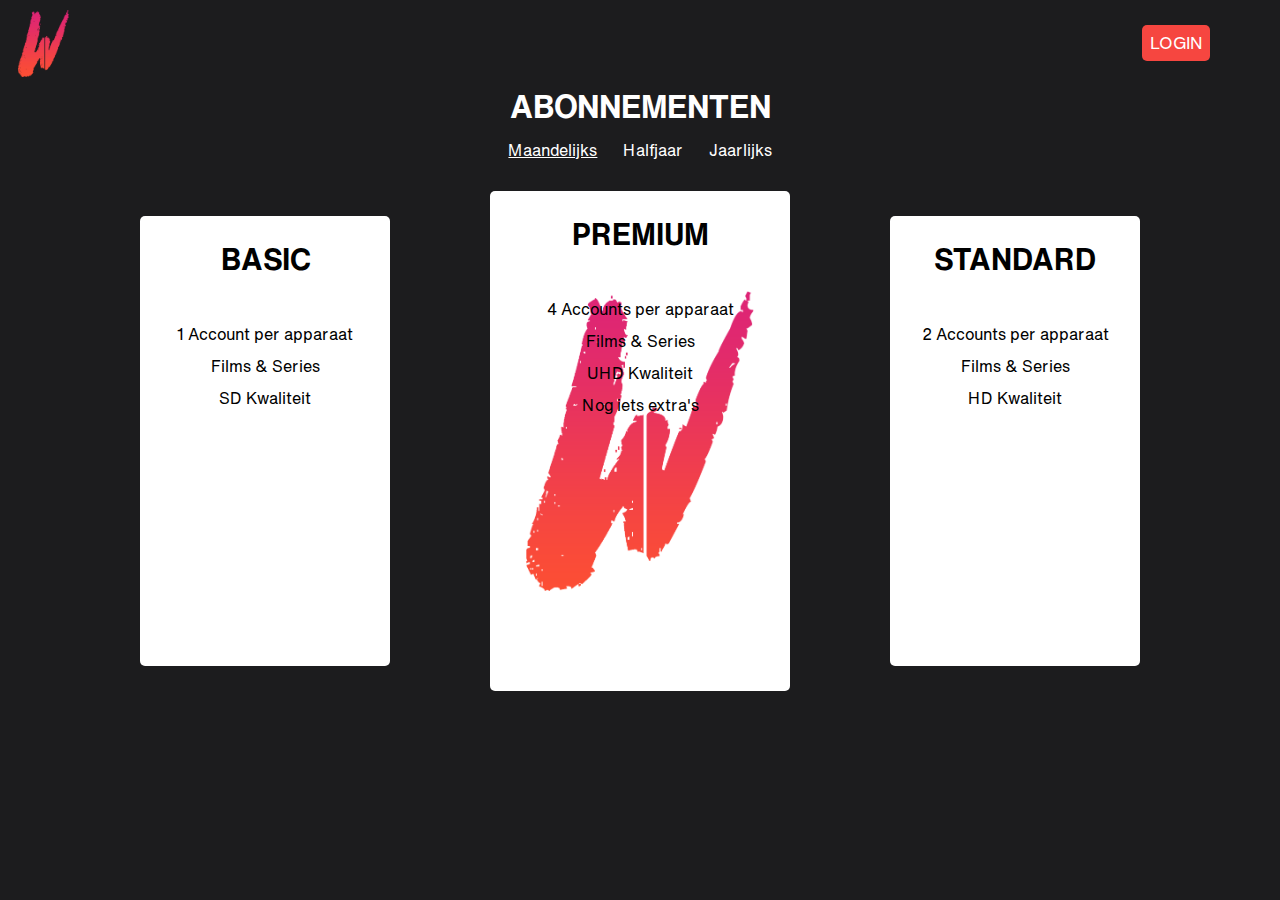
<file: subscriptions.html>
<!DOCTYPE html>
<html lang="nl">

<head>
  <meta name="viewport" content="width=device-width, initial-scale=1">
  <link rel="stylesheet" href="css/style.css">
  <link rel="stylesheet" href="css/subscriptions.css">
  <link rel="icon" type="image/png" href="logo.png">
  <script src="https://ajax.googleapis.com/ajax/libs/jquery/3.4.1/jquery.min.js"></script>
  <script src="script.js"></script>
</head>

<body>

  <div class="topnav" id="myTopnav">
    <img src="WCKD-Logo-1.png" alt="Wicked logo" class="logo">
    <a href="inlog.html" class="active">LOGIN</a>
  </div>

  <h1 class="abbon">ABONNEMENTEN</h1>
  <div class="tijden">
    <p class="onderlijn">Maandelijks</p>
    <p class="tijd-item">Halfjaar</p>
    <p class="tijd-item">Jaarlijks</p>
  </div>

  <div class="subscriptions">
    <div class="card1" id="card1">
      <h2 class="abbo">BASIC</h2>
      <ul class="abbo-list1">
        <li>1 Account per apparaat</li>
        <li>Films & Series</li>
        <li>SD Kwaliteit</li>
      </ul>
    </div>
    <div class="card2" id="card2">
      <h2 class="abbo2">PREMIUM</h2>
      <ul class="abbo-list2">
        <li>4 Accounts per apparaat</li>
        <li>Films & Series</li>
        <li>UHD Kwaliteit</li>
        <li>Nog iets extra's</li>
      </ul>
    </div>
    <div class="card3" id="card3">
      <h2 class="abbo3">STANDARD</h2>
      <ul class="abbo-list3">
        <li>2 Accounts per apparaat</li>
        <li>Films & Series</li>
        <li>HD Kwaliteit</li>
      </ul>
    </div>
  </div>
  <a href="create.html">
    <div id="go" class="go">Doorgaan</div>
  </a>
  <!-- slider -->
  <div class="content">
    <div class="css-carousel">

      <!-- carousel controls -->
      <input type="radio" name="carousel" id="carousel-1" checked />
      <input type="radio" name="carousel" id="carousel-2" />
      <input type="radio" name="carousel" id="carousel-3" />

      <!-- carousel navigation -->
      <div class="carousel-nav">
        <label for="carousel-1"></label>
        <label for="carousel-2"></label>
        <label for="carousel-3"></label>
      </div>

      <!-- carousel slides -->
      <div class="carousel-slides">
        <div class="carousel-inner">
          <div class="carousel-item">
            <a href="create.html">
              <div class="card1" id="card1">
                <h2 class="abbo">BASIC</h2>
                <ul class="abbo-list1">
                  <li>1 Account per apparaat</li>
                  <li>Films & Series</li>
                  <li>SD Kwaliteit</li>
                </ul>
              </div>
            </a>
          </div>

          <div class="carousel-item">
            <a href="create.html">
              <div class="card2" id="card2">
                <h2 class="abbo2">PREMIUM</h2>
                <ul class="abbo-list2">
                  <li>4 Accounts per apparaat</li>
                  <li>Films & Series</li>
                  <li>UHD Kwaliteit</li>
                  <li>Nog iets extra's</li>
                </ul>
              </div>
            </a>
          </div>

          <div class="carousel-item">
            <a href="create.html">
              <div class="card3" id="card3">
                <h2 class="abbo3">STANDARD</h2>
                <ul class="abbo-list3">
                  <li>2 Accounts per apparaat</li>
                  <li>Films & Series</li>
                  <li>HD Kwaliteit</li>
                </ul>
              </div>
            </a>
          </div>
        </div>
      </div>
      <a href="account/create.html">
        <div class="go" id="go">
          <p>DOORGAAN</p>
        </div>
      </a>
</body>

</html>
</file>
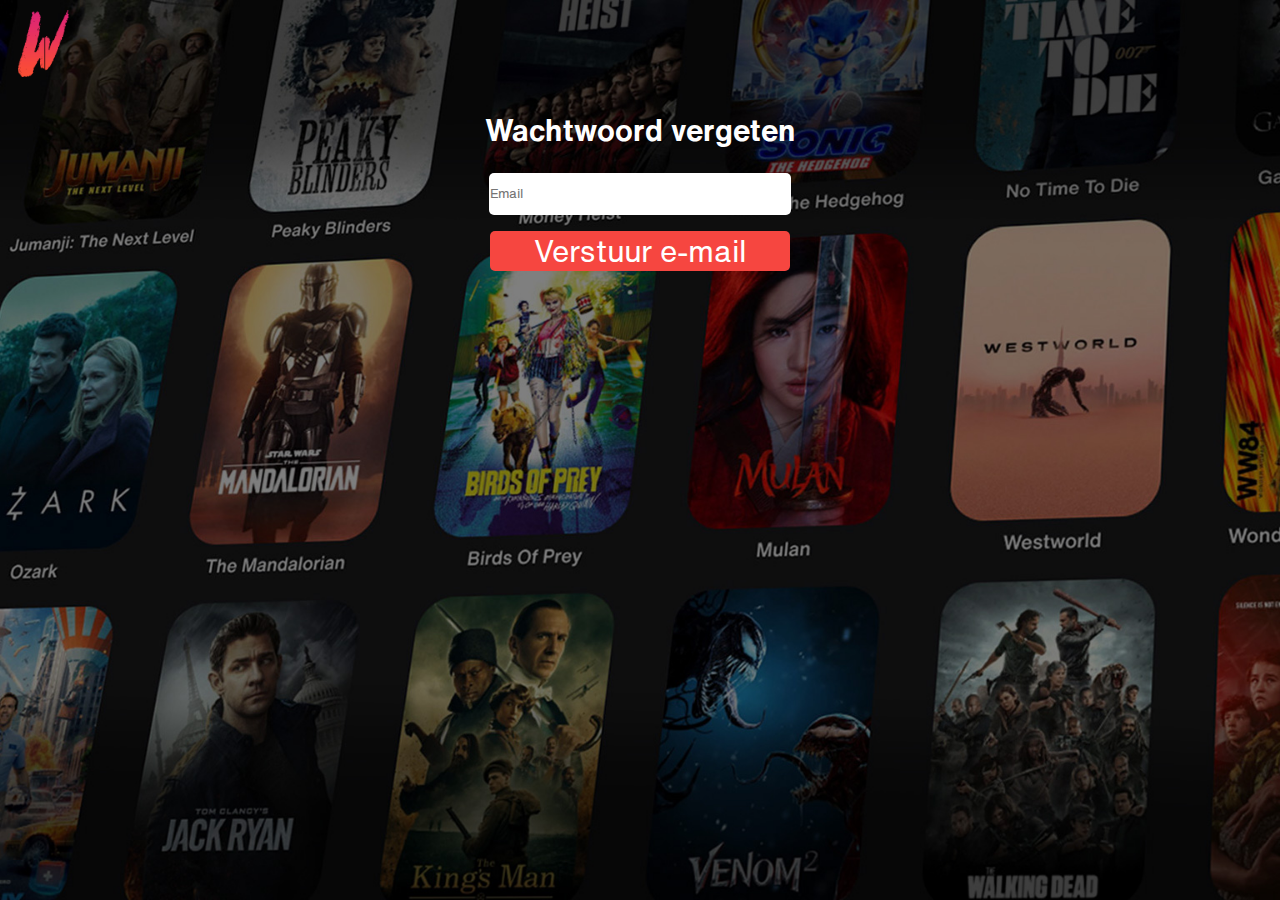
<file: vergeten.html>
<!DOCTYPE html>
<html lang="nl">

<head>
  <meta name="viewport" content="width=device-width, initial-scale=1">
  <link rel="stylesheet" href="css/vergeten.css">
  <link rel="stylesheet" href="css/style.css">
  <link rel="icon" type="image/png" href="logo.png">

</head>

<body>

  <div class="topnav" id="myTopnav">
    <img src="WCKD-Logo-1.png" alt="Wicked logo" class="logo">
  </div>
  <div class="info">
    <h2>Wachtwoord vergeten</h2>

    <form action="inlog.html">
      <input type="text" id="fname" name="fname" class="input" placeholder="Email"><br>
      <input type="submit" value="Verstuur e-mail" class="btn">
    </form>
  </div>
</body>

</html>
</file>
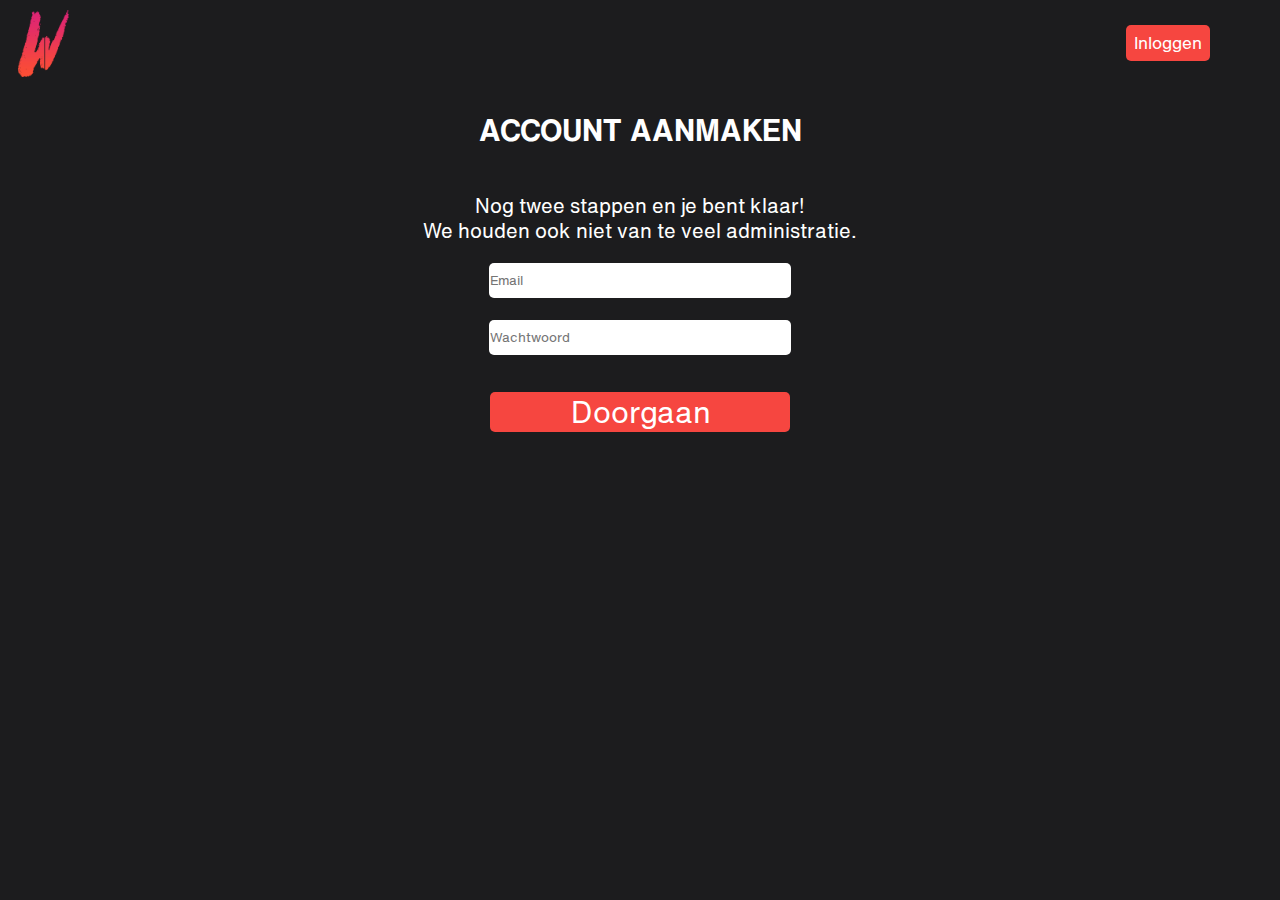
<file: account/create.html>
<!DOCTYPE html>
<html lang="nl">
    <head>
        <meta name="viewport" content="width=device-width, initial-scale=1">
        <link rel="stylesheet" href="create.css">
        <link rel="stylesheet" href="../style.css">


        </head>
        <body>

        <div class="topnav" id="myTopnav">
            <img src="../WCKD-Logo-1.png" alt="Wicked logo" class="logo">
          <a href="../videos.html" class="active">Inloggen</a>
        </div>
      <div class="info">
          <h2>ACCOUNT AANMAKEN</h2>
          <p>Nog twee stappen en je bent klaar! <br> We houden ook niet van te veel administratie.</p>

          <form action="../payment.html">
            <input type="text" id="fname" name="fname" class="input" placeholder="Email"><br>
            <input type="text" id="lname" name="lname" class="input" placeholder="Wachtwoord"><br><br>
            <input type="submit" value="Doorgaan" class="btn">
          </form>
      </div>
        </body>
</html>
</file>
<file: css/style.css>
@font-face {
  font-family: 'Helvetica Now Text';
  src: url('../fonts/HelveticaNowText-Bold.eot');
  src: local('Helvetica Now Text  Bold'), local('HelveticaNowText-Bold'),
      url('../fonts/HelveticaNowText-Bold.eot?#iefix') format('embedded-opentype'),
      url('../fonts/HelveticaNowText-Bold.woff2') format('woff2'),
      url('../fonts/HelveticaNowText-Bold.woff') format('woff'),
      url('../fonts/HelveticaNowText-Bold.ttf') format('truetype');
  font-weight: bold;
  font-style: normal;
}

@font-face {
  font-family: 'Helvetica Now Text';
  src: url('../fonts/HelveticaNowText-Regular.eot');
  src: local('Helvetica Now Text  Regular'), local('HelveticaNowText-Regular'),
      url('../fonts/HelveticaNowText-Regular.eot?#iefix') format('embedded-opentype'),
      url('../fonts/HelveticaNowText-Regular.woff2') format('woff2'),
      url('../fonts/HelveticaNowText-Regular.woff') format('woff'),
      url('../fonts/HelveticaNowText-Regular.ttf') format('truetype');
  font-weight: normal;
  font-style: normal;
}

@font-face {
  font-family: 'Helvetica Now Text';
  src: url('../fonts/HelveticaNowText-Medium.eot');
  src: local('Helvetica Now Text  Medium'), local('HelveticaNowText-Medium'),
      url('../fonts/HelveticaNowText-Medium.eot?#iefix') format('embedded-opentype'),
      url('../fonts/HelveticaNowText-Medium.woff2') format('woff2'),
      url('../fonts/HelveticaNowText-Medium.woff') format('woff'),
      url('../fonts/HelveticaNowText-Medium.ttf') format('truetype');
  font-weight: 500;
  font-style: normal;
}

* {
  font-family: 'Helvetica Now Text';
}
</file>
<file: css/index.css>
body {
  margin: 0;
  padding: 0;
  background-image: url("../img/header.jpg");
  background-attachment: fixed;
  background-position: center;
  background-repeat: no-repeat;
  background-size: cover;
  width: 100%;
  color: #fff;
  background-color: #131313;
}


.page {
  height: 100vh;
}

.header {
  margin-top: 30px;
  position: fixed;
  width: 100%;
  z-index: 999;
}

.header--logo {
  float: left;
  width: 100px;
  height: auto;
  margin-left: 150px;
}

.header--button {
  margin-top: 35px;
  margin-right: 150px;
  background-color: #F64640;
  border: none;
  padding: 5px 20px;
  border-radius: 10px;
  float: right;
  color: #fff;
  text-decoration: none;
  font-size: 24px;
  transition: 0.3s;
  cursor: pointer;
}

.our-story-brick {
  top: 50%;
  left: 50%;
  transform: translate(0%,90%);
}

.our-story {
  color: #fff;
  text-align: center;
  max-width: 480px;
  margin: 0 auto;
}

.our-story--title {
  font-size: 48px;
  font-weight: 500;
  line-height: 1;
  margin: 0;
}

.our-story--text {
  font-size: 24px;
  font-weight: 400;
  margin-top: 5px;
}

.register {
 max-width: 525px;
 margin: 0 auto;
}

::-webkit-input-placeholder { /* Edge */
  color: #000;
  opacity: 1;
}

:-ms-input-placeholder { /* Internet Explorer */
  color: #000;
  opacity: 1;
}

::placeholder {
  color: #000;
  opacity: 1;
}

input[type=email] {
 height: 55px;
 width: 360px;
 padding-left: 10px;
 color: #000;
 border-radius: 10px;
 border: none;
 padding-right: 10px;
 font-size: 14px;
}

.register--button {
  border: none;
  background-color: #F64640;
  color: #fff;
  margin-top: 10px;
  padding: 17px 25px 17px 25px;
  border-radius: 10px;
  font-size: 20px;
  margin-left: -11px;
  top: 50%;
  transform: translatey(6%);
  transition: 0.3s;
  cursor: pointer;
}

.register--button:hover , .header--button:hover {
  background-color: rgb(247, 41, 34);
}

.featured {
  background-color: #131313;

}

.featured-half  {
  background-color: #131313;
  padding-top: 150px;
  display: flex;
  margin: 0 auto;
  max-width: 900px;
}

.featured-half-info {
  padding-top: 50px;
}

.featured-half--title {
  font-size: 48px;
  font-weight: 500;
  margin: 0;
}

.featured-half--text {
  font-weight: 400;
  font-size: 24px;
}

.featured-half--image {
  max-width: 440px;
}

.first-image {
  transform: translateX(7%);
}

.first-text {
  max-width: 450px;
}

.featured-half-two {
  padding-left: 40px;
}

.featured-half-second {
  padding-bottom: 60px;
}

.cta {
  padding-top: 200px;
  padding-bottom: 200px;
}

.register--text {
  text-align: center;
  font-size: 24px;
  margin-top: 10px;
}
.featured-mobile-image {
  display: none;
}

@media (max-width : 414px) {
  body {
    max-width: 414px;
  }
  .header--logo {
    margin-left: 25px;
    width: 50px;
  }
  .header--button {
    margin-right: 30px;
    margin-top: 8px;
    font-size: 20px;
  }
  .our-story-brick {
    transform: translate(0%,50%);
  }
  .our-story {
    max-width: 350px;
  }
  .our-story--title {
    font-size: 36px;
    text-align: center;
    margin-bottom: 10px;
  }
  .our-story--text {
    font-size: 20px;
  }
  input[type=email] {
    max-width: 300px;
    margin-left: 47px;
  }
  .register--text {
    font-size: 20px;
    margin-top: 20px;
  }
  .register--button {
    margin-left: 132px;
  }
  .featured-half {
    display: block;
    text-align: center;
  }
  .featured-half--title {
    font-size: 36px;
  }
  .featured-half--text {
    font-size: 20px;
  }
  .featured-half--image {
    max-width: 370px;
    transform: none;
  }
  .featured-half-info {
    padding-top: 0;
    margin-top: -30px;
  }

  .featured-half--image_second {
    display: none;
  }

  .featured-mobile-image {
    max-width: 370px;
    display: inline-block;
  }

  .featured-half-two {
    padding-left: 0;
  }
}
</file>
<file: css/create.css>
body {
    margin: 0;
    background-color: #1C1C1E;
  }

  .topnav {
    overflow: hidden;
    background-color: #1C1C1E;
  }

.logo {
    float: left;
    width: 67px;
    height: auto;
    margin: 10px;
}

  .topnav a {
    float: right;
    display: block;
    color: #f2f2f2;
    text-align: center;
    padding: 14px 16px;
    text-decoration: none;
    font-size: 17px;
  }

  .topnav a:hover {
    background-color: #ddd;
    color: white;
  }

  .topnav a.active {
    background-color: #F64640;
    color: white;
    border-radius: 5px;
    padding: 8px;
    margin-right: 70px;
    margin-top: 25px;
  }

  .topnav .icon {
    display: none;
  }

.info {
    color: white;
    display: flex;
    justify-content: center;
    align-items: center;
    flex-direction: column;
    text-align: center;
    font-size: 20px;
}
.input {
  width: 300px;
  height: 33px;
  margin-bottom: 22px;
  border-radius: 5px;
  border: none;
  padding: 1px;
}
.btn {
    border: none;
    border-radius: 5px;
    width: 300px;
    height: 40px;
    font-size: 30px;
    color: white;
    background-color: #F64640;
    margin-top: -10px;
}
</file>
<file: css/detail.css>
body {
    margin: 0;
    background-image: url('../img/tony_stark.jpg');
    overflow: hidden;
    color: #fff;
}
.back_arrow{
    display: none;
}
.heart{
    display: none;
}

.header {
    top: 0;
    left: 0;
    width: 18vw;
    height: 100vh;
    background-color: #131313;
    z-index: 1;
    position: fixed;
}

.header__logo {
    max-width: 100px;
    margin-left: auto;
    margin-right: auto;
    display: block;
    padding-top: 30px;
}

.header__menu-link, .movies-item-link {
    text-decoration: none;
    color: #fff;
}

.header__profile-link {
    font-size: 20px;
    text-align: center;
    margin-top: 20px;
}

.header__profile {
    display: flex;
    margin: 0 auto;
    max-width: 245px;
    margin-top: 60px;
}

.header__profile-img {
    max-width: 100px;
    border-radius: 50%;
    max-height: 100px;
}

.header__profile-text {
    margin-left: 20px;
    line-height: 10px;
    margin-top: 5px;
}

.header__profile-name {
    font-size: 20px;
}

.header__profile-subscription,
.header__profile-valid {
    font-size: 15px;
}

.header__nav {
    margin: 50px auto;
    max-width: 245px;
}

.active::before {
    content: ' \25CF';
    color: #F64640;
    font-size: 10px;
    margin-left: -16px;
    margin-right: 5px;
    vertical-align: 30%;
}

.header__nav-small {
    margin: 210px auto;
    max-width: 245px;
}

.header__nav-small-item {
    font-size: 20px;
    margin: 0;
}
  
  .history {
    opacity: 70%;
    margin-bottom: 10px;
  }
  
  /* .header__profile, .header__nav, .header__nav-small {
  margin-left: 40px;
  } */
  

.history {
    opacity: 70%;
    margin-bottom: 10px;
}

.wrapper {
    margin-left: 20%;
}
.input {
    width: 300px;
    height: 33px;
    margin-bottom: 22px;
    border-radius: 5px;
    border: none;
    padding: 1px;
    padding: 5px;
}
.change_sub {
    margin-top: -2%;
}
h4 {
    font-weight: normal;
    margin-top: -2.5%;
}
.profile_wrap {
    display: flex;
    flex-direction: column;
    margin-left: 24%;
    margin-top: 0;
}
.profile_title{
    margin-left: -5%;
}
.settings_title{
    margin-left: -3%;
    margin-bottom: 3%;
    margin-top: -1%;
}

.billing_title{
    margin-left: -3%;
    margin-bottom: 3%;
    margin-top: -2%;
}
.main__scrollbar {
    height: 733px;
    width: 5px;
    background-color: #DBDBDB;
    border-radius: 10px;
    position: absolute;
    top: 50%;
    transform: translatey(-50%);
    margin-left: 19%;
}

.subscription {
    background-color: white;
    color: black;
    width: 275px;
    padding: 0.1% 1%;
    border-radius: 5px;
}
.arrow-down{
    margin-left: 35%;
    font-size: 21px;
    font-weight: bolder;
}
.main__scrollbar-color {
    background-color: #F64640;
    height: 60px;
    width: 5px;
    border-radius: 10px;
    position: absolute;
    top: 10%;
    transform: translatey(-50%);
}
.main__search-field {
    background-color: #F64640;
    border: none;
    border-radius: 10px;
    height: 30px;
    width: 360px;
    padding-left: 40px;
    position: absolute;
    color: #fff;
    background-image: url(../img/Search-button-icon.png);
    background-repeat: no-repeat;
    background-position: 2% center;
    outline: 0;
    margin-top: 2%;
    background-size: 20px;
    margin-left: 44%;
    color: white;
}
.main__search-field::placeholder { 
    color: white;
  }
.btn-2 {
    border: none;
    border-radius: 5px;
    width: 315px;
    height: 40px;
    font-size: 30px;
    margin-left: 47%;
    color: white;
    margin-top: 17%;
    background-color: #F64640;
}
.dropdown {
    position: relative;
    display: inline-block;
  }
  
  .dropdown-content {
    display: none;
    position: absolute;
    background-color: #f9f9f9;
    min-width: 241px;
    box-shadow: 0px 8px 16px 0px rgba(0,0,0,0.2);
    padding: 12px 16px;
    z-index: 1;
  }
  
  .dropdown:hover .dropdown-content {
    display: block;
  }
  .drop_link {
    text-decoration: none;
    color: black;
  }
  .star{
      height: 30px;
      width: auto;
      margin-bottom: 3%;
  }

  .info_flex {
    display: flex;
    flex-direction: column;
    margin-left: 20.5%;
    width: 18%;
    margin-top: 11%;
    line-height: 0.9;
  }
  .detail{
      display: flex;
  }
  .about_flex {
    display: flex;
    margin-top: 8.3%;
    margin-left: -5%;
    width: 75%;
  }
  .about_item {
      margin-right: 1%;
  }
  .about_flex-wrap {
    display: flex;
    flex-direction: column;
    margin-left: 6%;
    margin-top: 6%;
  }
  .info{
    width: 47%;
    margin-left: -5%;
    margin-top: 6%;
  }
  .title{
    margin-left: 20%;
    position: absolute;
  }
  .img{
    position: absolute;
    margin-left: 75%;
    margin-top: -32%;
    width: 22%;
  }
  .buttons{
    display: flex;
    align-items: center;
    margin-left: -5%;
    margin-top: 14%;
  }
  .play_icon{
      background-color: #F64640;
      border: none;
      border-radius: 10px;
      padding: 5px 39px;
  }
  .played_icon{
      background-color: black;
      border: none;
    border-radius: 10px;
    padding: 5px 39px;
    margin-left: 33%;
  }
  .casts{
      display: none;
  }
  .mark{
    margin-left: 31%;
    width: 100%;
  }
  .people{
      display: none;
  }
  .play{
      margin-left: 35%;
  }
  .trailer_button{
    margin-left: 80.5%;
    margin-top: 2%;
    background-color: #F64640;
    border: none;
    border-radius: 10px;
    padding: 7px 31px;
    color: white;
  }
  .tony{
      display: none;
  }
  .mobile_detail{
      display: none;
  }
@media (max-width : 414px) {
    body {
        margin: 0;
        background-image: none;
        background-color: #1C1C1E;
        overflow: hidden;
        color: #fff;
    }
    .heart{
        display: block;
        position: absolute;
        height: 34px;
        z-index: 10;
        padding: 10px;
        margin-left: 82%;
    }
    .back_arrow{
        display: block;
        position: absolute;
        height: 34px;
        margin-left: 5%;
        z-index: 10;
        padding: 10px;
    }
    .star{
        height: 15px;
    }
    .title{
        margin-left: 35%;
        margin-top: 58%;
        font-size: 0.7rem;
        position: absolute;
    }
    .tony{
        display: block;
        width: 100%;
        margin-top: -126%;
        position: absolute;
    }
    .about_flex-wrap{
        flex-direction: column-reverse;
        margin-top: 70%;
    }
    .cast{
        display: none
    }
    .person{
        display: flex;
        flex-direction: column;
        justify-content: center;
        align-items: center;
        font-size: 10px;
        text-align: center;
    }
    .casts{
        display: flex;
        justify-content: space-around;
        margin-top: 8%;
    }
    .img{
        position: absolute;
        margin-left: 6%;
        margin-top: -93% !important;
        width: 27%; 
        z-index: 10;
    }
    .about_flex {
        display: none;
    }
    .info_flex{
        flex-direction: row;
        display: none; 
    }
    .people{
        display: flex;
        line-height: 0.8;
        justify-content: space-around;
    }
    .info{
        width: 99%;
        margin-left: 0%;
        font-size: 0.9rem;
    }
    .trailer_button{
        display: none;
    }
    .play {
        display: none;
    }
    .mark{
        display: none;
    }
    .buttons{
        margin-left: 0;
        margin-top: 9%;
        margin-left: 1px;
    }
    .play_icon{
    padding: 3px 35px;
    }
    .played_icon{
    padding: 3px 35px;
    margin-left: 20%;
    }

    .header {
        display: none;
    }
    .main__title {
        font-size: 35px;
        margin-bottom: 10px;
        margin-left: 35px;
    }
    .main__scrollbar {
        display: none;
    }
    .main__search {
        display: none;
    }
    .main__filter {
        display: none;
    }

    .main__logo {
        display: block;
        width: 75px;
        margin-top: 20px;
        margin-left: 28px;
    }
    .main__menu {
        float: right;
        display: block;
        margin-top: -50px;
        margin-right: 35px;
    }
}
@media (max-width : 1200px) {
    .info{
        margin-left: -2%;
    }
    .info_flex{
       width: 29%;
    }
    .about_flex{
        font-size: 0.8rem;
    }
    .img{
        margin-top: -35%;
    }
    .trailer_button{
        margin-left: 79%;
        margin-top: 0%;
    }
    .header__profile-name{
        font-size: 17px;
    }
}
@media (max-width : 1095px) {
    .about_flex{
        margin-left: -10%;
    }
    .img{
        margin-top: -44%;
    }
    .trailer_button{
        margin-left: 78.5%;
        margin-top: -9%;
        position: absolute;
    }
}
@media (max-width : 950px) {
    .about_flex {
        margin-left: -3%;
    }
    .trailer_button{
        margin-left: 77%;
        margin-top: -9%;
        position: absolute;
    }
}
</file>
<file: css/discover.css>
body {
    margin: 0;
    background-color: #1C1C1E;
    overflow: hidden;
    color: #fff;
}

.header {
    top: 0;
    left: 0;
    width: 18vw;
    height: 100vh;
    background-color: #131313;
    z-index: 1;
    position: fixed;
}

.header__logo {
    max-width: 100px;
    margin-left: auto;
    margin-right: auto;
    display: block;
    padding-top: 30px;
}

.header__menu-link, .movies-item-link {
    text-decoration: none;
    color: #fff;
}

.header__profile-link {
    font-size: 20px;
    text-align: center;
    margin-top: 20px;
}

.header__profile {
    display: flex;
    margin: 0 auto;
    max-width: 245px;
    margin-top: 60px;
}

.header__profile-img {
    max-width: 100px;
    border-radius: 50%;
    max-height: 100px;
}

.header__profile-text {
    margin-left: 20px;
    line-height: 10px;
    margin-top: 5px;
}

.header__profile-name {
    font-size: 20px;
}

.header__profile-subscription,
.header__profile-valid {
    font-size: 15px;
}

.header__nav {
    margin: 50px auto;
    max-width: 245px;
}

.active::before {
    content: ' \25CF';
    color: #F64640;
    font-size: 10px;
    margin-left: -16px;
    margin-right: 5px;
    vertical-align: 30%;
}

.header__nav-small {
    margin: 150px auto;
    max-width: 245px;
}

.header__nav-small-item {
    font-size: 20px;
    margin: 0;
}

.history {
    opacity: 70%;
    margin-bottom: 10px;
}

.wrapper {
    margin-left: 20%;
}

.main {
    margin: 0;
    padding: 0;
    display: flex;
    align-items: center;
    justify-content: space-between;
    width: 78vw;
}

.main__title {
    font-size: 40px;
    margin-left: 10px;
}


.main__search-field {
    background-color: #F64640;
    border: none;
    border-radius: 10px;
    height: 30px;
    width: 360px;
    padding-left: 40px;
    color: #fff;
    background-image: url('../img/Search-button-icon.png');
    background-repeat: no-repeat;
    background-position: 2% center;
    outline: 0;
    background-size: 20px;
}

::-webkit-input-placeholder {
    color: #fff;
    opacity: 1;
    font-size: 16px;
}

:-ms-input-placeholder {
    color: #fff;
    opacity: 1;
    font-size: 16px;
}

::placeholder {
    color: #fff;
    opacity: 1;
    font-size: 16px;
}

.main__filter-button {
    color: #fff;
    background-color: #F64640;
    border: none;
    padding: 6px 30px;
    border-radius: 10px;
    cursor: pointer;
    font-size: 16px;
    background-image: url('../img/filter-icon.png');
    background-repeat: no-repeat;
    background-position: 8% center;
    outline: 0;
    background-size: 20px;
}

.main__scrollbar {
    height: 733px;
    width: 5px;
    background-color: #DBDBDB;
    border-radius: 10px;
    position: absolute;
    top: 50%;
    transform: translatey(-50%);
}

.main__scrollbar-color {
    background-color: #F64640;
    height: 60px;
    width: 5px;
    border-radius: 10px;
    position: absolute;
    top: 10%;
    transform: translatey(-50%);
}

.movies {
    margin-left: 2%;
    height: 100vh;
}

.movies-row {
    display: flex;
    justify-content: space-between;
    align-items: center;
    max-width: 76.4vw;
    margin-bottom: 2%;
}

.movies-item {
    max-height: 250px;
    max-width: 170px;
}

.movies-item-image {
    max-height: 250px;
    max-width: 170px;
    height: 100%;
    width: 100%;
    border-radius: 30px;
}

.movies-item-text {
    font-size: 15px;
    margin: 0;
    text-align: center;
}
.main__logo {
    display: none;
}
.main__menu {
    display: none;
}

@media (max-width : 414px) {
    .header {
        display: none;
    }
    .main__title {
        font-size: 35px;
        margin-bottom: 10px;
        margin-left: 35px;
    }
    .main__scrollbar {
        display: none;
    }
    .main__search {
        display: none;
    }
    .main__filter {
        display: none;
    }
    .movies {
        width: 345px;
        margin: 0 auto;
    }
    .movies-item {
        max-height: 145px;
        max-width: 100px;
        border-radius: 15px;
    }
    .movies-row {
        max-width: 100vw;
        margin-bottom: 5%;
    }
    .wrapper {
        margin: 0;
    }
    .movie-item-4,.movie-item-5,.movie-item-6,.movie-item-7 {
        display: none;
    }
    .movies-item-image {
        border-radius: 15px;
        max-width: 100px;
        max-height: 145px;
    }
    .movies-item-text {
        display: none;
    }
    .main__logo {
        display: block;
        width: 75px;
        margin-top: 20px;
        margin-left: 28px;
    }
    .main__menu {
        float: right;
        display: block;
        margin-top: -50px;
        margin-right: 35px;
    }
}
</file>
<file: css/discover_menu.css>
body {
  margin: 0;
  background-color: #000;
  overflow: hidden;
  color: #fff;
}

.wrapper {
  width: 414px;
  height: 736px;
  background-color: #131313;
}

.main {
  display: flex;
  justify-content: center;
}

.main__logo {
  margin-top: 20px;
  width: 100px;
}

.menu_cross {
  float: right;
  margin-right: 35px;
  margin-top: -75px;
}

.header__logo {
  max-width: 100px;
  margin-left: auto;
  margin-right: auto;
  display: block;
  padding-top: 30px;
}

.header__menu-link, .movies-item-link {
  text-decoration: none;
  color: #fff;
}

.header__profile-link {
  font-size: 20px;
  text-align: center;
  margin-top: 20px;
}

.header__profile {
  display: flex;
  margin: 0 auto;
  max-width: 245px;
  margin-top: 30px;
}

.header__profile-img {
  max-width: 75px;
  border-radius: 50%;
  max-height: 75px;
}

.header__profile-text {
  margin-left: 20px;
  line-height: 8px;
}

.header__profile-name {
  font-size: 15px;
}

.header__profile-subscription,
.header__profile-valid {
  font-size: 12px;
}

.header__nav {
  margin: 50px auto;
  max-width: 245px;
}

.active::before {
  content: ' \25CF';
  color: #F64640;
  font-size: 7px;
  margin-left: -14px;
  margin-right: 6px;
  vertical-align: 50%;
}

.header__nav-item {
  font-size: 20px;
}

.header__nav-small {
  margin: 80px auto;
  max-width: 245px;
}

.header__nav-small-item {
  font-size: 15px;
  margin: 0;
}

.history {
  opacity: 70%;
  margin-bottom: 10px;
}

.header__profile, .header__nav, .header__nav-small {
margin-left: 40px;
}
</file>
<file: css/home.css>
body {
  margin: 0;
  background-color: #1C1C1E;
  overflow: hidden;
  color: #fff;
}

a {
  text-decoration: none;
  color: #fff;
}

.header {
  top: 0;
  left: 0;
  width: 18vw;
  height: 100vh;
  background-color: #131313;
  z-index: 1;
  position: fixed;
}

.header__logo {
  max-width: 100px;
  margin-left: auto;
  margin-right: auto;
  display: block;
  padding-top: 30px;
}

.header__menu-link, .movies-item-link {
  text-decoration: none;
  color: #fff;
}

.header__profile-link {
  font-size: 20px;
  text-align: center;
  margin-top: 20px;
}

.header__profile {
  display: flex;
  margin: 0 auto;
  max-width: 245px;
  margin-top: 60px;
}

.header__profile-img {
  max-width: 100px;
  border-radius: 50%;
  max-height: 100px;
}

.header__profile-text {
  margin-left: 20px;
  line-height: 10px;
  margin-top: 5px;
}

.header__profile-name {
  font-size: 20px;
}

.header__profile-subscription,
.header__profile-valid {
  font-size: 15px;
}

.continue-row {
  display: flex;
  justify-content: space-between;
  align-items: center;
  max-width: 76.4vw;
  margin-bottom: 2%;
  margin-top: -1.5%;
}

.header__nav {
  margin: 50px auto;
  max-width: 245px;
}

.active::before {
  content: ' \25CF';
  color: #F64640;
  font-size: 10px;
  margin-left: -16px;
  margin-right: 5px;
  vertical-align: 30%;
}

.header__nav-small {
  margin: 150px auto;
  max-width: 245px;
}

.header__nav-small-item {
  font-size: 20px;
  margin: 0;
}

.history {
  opacity: 70%;
  margin-bottom: 10px;
}

.wrapper {
  margin-left: 20%;
}

.main {
  margin: 0;
  padding: 0;
  display: flex;
  align-items: center;
  justify-content: space-between;
  width: 78vw;
}

.main__title {
  font-size: 40px;
  margin-left: 10px;
}


.main__search-field {
  background-color: #F64640;
  border: none;
  border-radius: 10px;
  height: 30px;
  width: 360px;
  padding-left: 40px;
  color: #fff;
  background-image: url('../img/Search-button-icon.png');
  background-repeat: no-repeat;
  background-position: 2% center;
  outline: 0;
  background-size: 20px;
}

::-webkit-input-placeholder {
  color: #fff;
  opacity: 1;
  font-size: 16px;
}

:-ms-input-placeholder {
  color: #fff;
  opacity: 1;
  font-size: 16px;
}

::placeholder {
  color: #fff;
  opacity: 1;
  font-size: 16px;
}


.main__filter-button {
  color: #fff;
  background-color: #F64640;
  border: none;
  padding: 6px 30px;
  border-radius: 10px;
  cursor: pointer;
  font-size: 16px;
  background-image: url('../img/filter-icon.png');
  background-repeat: no-repeat;
  background-position: 8% center;
  outline: 0;
  background-size: 20px;
}

.main__scrollbar {
  height: 733px;
  width: 5px;
  background-color: #DBDBDB;
  border-radius: 10px;
  position: absolute;
  top: 50%;
  transform: translatey(-50%);
}

.main__scrollbar-color {
  background-color: #F64640;
  height: 60px;
  width: 5px;
  border-radius: 10px;
  position: absolute;
  top: 10%;
  transform: translatey(-50%);
}

.movies {
  margin-left: 2%;
  height: 100vh;
  margin-top: -1%;
}

.movies-row {
  display: flex;
  justify-content: space-between;
  align-items: center;
  max-width: 76.4vw;
  margin-bottom: 2%;
}

.movies-item {
  max-height: 250px;
  max-width: 170px;
}

.movies-item-image {
  max-height: 250px;
  max-width: 170px;
  height: 100%;
  width: 100%;
  border-radius: 30px;
}

.movies-item-text {
  font-size: 15px;
  margin: 0;
  text-align: center;
}
.main__logo {
  display: none;
}
.main__menu {
  display: none;
}

.continue-watching-item {
  background-image: url('../img/continue.png');
  width: 375px;
  height: 223px;
  position: relative;
  background-position: center;
  background-size: auto;
  background-repeat: no-repeat;
}

.continue-watching-stuff {
  background-color: rgba(0, 0, 0, 0.5);
  position: absolute;
  bottom: 0;
  width: 100%;
  left: 0;
}

.continue-watching__time {
  font-size: 16px;
  font-weight: 300;
  position: absolute;
  bottom: 10px;
  right: 2%;
}

.continue-watching__text {
  font-size: 18px;
  text-align: left;
  margin-left: 5px;
}

.continue-watching-progress {
  height: 5px;
  width: 100%;
  background-color: #DBDBDB;
}

.continue-watching-color {
  background-color: #F64640;
  height: 5px;
  width: 70%;
  border-radius: 0px 15px 15px 0px;
  position: absolute;
}
.continue__watching {
  margin-left: 20px;
  margin-top: -30px;
  padding-bottom: 15px;
}
.recently__added {
  margin-top: -15px;
  margin-bottom: 10px;
}

@media (max-width : 414px) {
  .header {
      display: none;
  }
  .main__title {
      font-size: 35px;
      margin-bottom: 10px;
      margin-left: 35px;
  }
  .main__scrollbar {
      display: none;
  }
  .main__search {
      display: none;
  }
  .main__filter {
      display: none;
  }
  .movies {
      width: 345px;
      margin: 0 auto;
  }
  .movies-item {
      max-height: 145px;
      max-width: 100px;
      border-radius: 15px;
  }
  .movies-row {
      max-width: 100vw;
      margin-bottom: 5%;
  }
  .wrapper {
      margin: 0;
  }
  .movie-item-4,.movie-item-5,.movie-item-6,.movie-item-7 {
      display: none;
  }
  .movies-item-image {
      border-radius: 15px;
      max-width: 100px;
      max-height: 145px;
  }
  .movies-item-text {
      display: none;
  }
  .main__logo {
      display: block;
      width: 75px;
      margin-top: 20px;
      margin-left: 28px;
  }
  .main__menu {
      float: right;
      display: block;
      margin-top: -50px;
      margin-right: 35px;
  }
  .continue__watching {
    margin-top: 0;
    margin-left: 35px;
    margin-bottom: -5px;
  }

  .continue-watching-item {
    background-image: url('../img/continue.png');
    width: 345px;
    height: 200px;
    background-size: 100%;
    background-repeat: no-repeat;
  }
  .recently__added {
    margin-top: 10px;
    margin-bottom: 5px;
  }
}
</file>
<file: css/home_menu.css>
body {
  margin: 0;
  background-color: #000;
  overflow: hidden;
  color: #fff;
}

.wrapper {
  width: 414px;
  height: 736px;
  background-color: #131313;
}

.main {
  display: flex;
  justify-content: center;
}

.main__logo {
  margin-top: 20px;
  width: 100px;
}

.menu_cross {
  float: right;
  margin-right: 35px;
  margin-top: -75px;
}

.header__logo {
  max-width: 100px;
  margin-left: auto;
  margin-right: auto;
  display: block;
  padding-top: 30px;
}

.header__menu-link, .movies-item-link {
  text-decoration: none;
  color: #fff;
}

.header__profile-link {
  font-size: 20px;
  text-align: center;
  margin-top: 20px;
}

.header__profile {
  display: flex;
  margin: 0 auto;
  max-width: 245px;
  margin-top: 30px;
}

.header__profile-img {
  max-width: 75px;
  border-radius: 50%;
  max-height: 75px;
}

.header__profile-text {
  margin-left: 20px;
  line-height: 8px;
}

.header__profile-name {
  font-size: 15px;
}

.header__profile-subscription,
.header__profile-valid {
  font-size: 12px;
}

.header__nav {
  margin: 50px auto;
  max-width: 245px;
}

.active::before {
  content: ' \25CF';
  color: #F64640;
  font-size: 7px;
  margin-left: -14px;
  margin-right: 6px;
  vertical-align: 50%;
}

.header__nav-item {
  font-size: 20px;
}

.header__nav-small {
  margin: 80px auto;
  max-width: 245px;
}

.header__nav-small-item {
  font-size: 15px;
  margin: 0;
}

.history {
  opacity: 70%;
  margin-bottom: 10px;
}

.header__profile, .header__nav, .header__nav-small {
margin-left: 40px;
}
</file>
<file: css/inlog.css>
body {
    margin: 0;
  padding: 0;
  background-image: url('../img/header.jpg');
  background-attachment: fixed;
  background-position: center;
  background-repeat: no-repeat;
  background-size: cover;
  width: 100%;
  color: #fff;
  /* background-color: #131313; */
  }

  .topnav {
    overflow: hidden;
    background-color: transparent;
  }

.logo {
    float: left;
    width: 67px;
    height: auto;
    margin: 10px;
}

  .topnav a {
    float: right;
    display: block;
    color: #f2f2f2;
    text-align: center;
    padding: 14px 16px;
    text-decoration: none;
    font-size: 17px;
  }

  .topnav a:hover {
    background-color: #ddd;
    color: black;
  }

  .topnav a.active {
    background-color: #F64640;
    color: black;
    border-radius: 5px;
    padding: 8px;
    margin-right: 70px;
    margin-top: 25px;
  }

  .topnav .icon {
    display: none;
  }

.info {
    color: white;
    display: flex;
    justify-content: center;
    align-items: center;
    flex-direction: column;
    text-align: center;
    font-size: 20px;
}
.input {
    width: 300px;
    height: 40px;
    border-radius: 5px;
    border: none;
    padding: 1px;
    margin-bottom: 1rem;
}
.btn {
    border: none;
    border-radius: 5px;
    width: 300px;
    height: 40px;
    font-size: 30px;
    background-color: #F64640;
    color: white;
}
.password {
    color: white;
    display: flex;
    margin-top: -1.9rem;
    text-decoration: underline;
    text-align: left;
    font-size: 15px;
}
</file>
<file: css/payment.css>
body {
    margin: 0;
    background-color: #1C1C1E;
  }

  .topnav {
    overflow: hidden;
    position: fixed;
    width: 115%;
  }

.logo {
    float: left;
    width: 67px;
    height: auto;
    margin: 10px;
}

  .topnav a {
    float: right;
    display: block;
    color: #f2f2f2;
    text-align: center;
    padding: 14px 16px;
    text-decoration: none;
    font-size: 17px;
  }

  .topnav a:hover {
    background-color: #ddd;
    color: white;
  }

  .topnav a.active {
    color: #F64640;
    border-radius: 5px;
    padding: 8px;
    margin-right: 70px;
    margin-top: 25px;
  }

  .topnav .icon {
    display: none;
  }

.info {
    color: white;
    display: flex;
    justify-content: center;
    align-items: center;
    flex-direction: column;
    text-align: center;
    font-size: 20px;
    padding-top: 10%;
}
.input {
    width: 300px;
    height: 20px;
    border-radius: 5px;
    border: none;
    padding: 1px;
}
.btn {
    border: none;
    border-radius: 5px;
    width: 300px;
    height: 40px;
    font-size: 30px;
    color: white;
    background-color: #F64640;
}

.btn-2 {
  border: none;
  border-radius: 5px;
  width: 315px;
  height: 40px;
  font-size: 30px;
  color: white;
  background-color: #F64640;
}
.payment {
  display: flex;
  justify-content: center;
}
.abonnement {
    background-color: white;
    width: 315px;
    height: 150px;
    border-radius: 5px;
}
.uw {
    text-align: center;
}
.overzicht {
   padding-left: 2rem;
}
.method {
  display: flex;
  justify-content: center;
  flex-direction: column;
  margin-left: 10%;
}
.credit {
  background-color: white;
  width: 300px;
  height: 40px;
  margin-bottom: 10px;
  display: flex;
  line-height: 0.6;
  padding-left: 15px;
  border-radius: 5px;
}
.visa_img {
  height: 49px;
  margin-top: -3px;
  margin-left: 7px;
  margin-right: 7px;
}
.paypal {
  background-color: white;
  width: 300px;
  height: 40px;
  margin-bottom: 10px;
  display: flex;
  line-height: 0.6;
  padding-left: 15px;
  border-radius: 5px;
}
.paypal_img{
  height: 29px;
  margin-top: 6px;
  margin-left: 6px;
}
.ideal{
  background-color: white;
  width: 300px;
  height: 100px;
  margin-bottom: 10px;
  line-height: 0.6;
  padding-left: 15px;
  border-radius: 5px;
  padding-bottom: 10px;
}
.ideal_text{
  display: flex;
}
.ideal_img{
  height: 29px;
  margin-top: 6px;
  margin-left: 6px;
}
@media only screen and (max-width: 800px) {
  .payment {
    display: flex;
    flex-direction: column;
    justify-content: center;
    align-items: center;
    margin-bottom: 25px;
  }
  .method {
    margin-left: 0;
  }
  .abonnement{
    margin-bottom: 15px;
  }
}
.dropdown {
  position: relative;
  display: inline-block;
}

.dropdown-content {
  display: none;
  position: absolute;
  background-color: #f9f9f9;
  min-width: 160px;
  box-shadow: 0px 8px 16px 0px rgba(0,0,0,0.2);
  padding: 12px 16px;
  z-index: 1;
}

.dropdown:hover .dropdown-content {
  display: block;
}

@media (max-width : 414px) {
  .info{
    padding-top: 16%;
  }
  }
</file>
<file: css/profile.css>
body {
    margin: 0;
    background-color: #1C1C1E;
    overflow: hidden;
    color: #fff;
}

.header {
    top: 0;
    left: 0;
    width: 18vw;
    height: 100vh;
    background-color: #131313;
    z-index: 1;
    position: fixed;
}

.header__logo {
    max-width: 100px;
    margin-left: auto;
    margin-right: auto;
    display: block;
    padding-top: 30px;
}

.header__menu-link, .movies-item-link {
    text-decoration: none;
    color: #fff;
}

.header__profile-link {
    font-size: 20px;
    text-align: center;
    margin-top: 20px;
}

.header__profile {
    display: flex;
    margin: 0 auto;
    max-width: 245px;
    margin-top: 60px;
}

.header__profile-img {
    max-width: 100px;
    border-radius: 50%;
    max-height: 100px;
}

.header__profile-text {
    margin-left: 20px;
    line-height: 10px;
    margin-top: 5px;
}

.header__profile-name {
    font-size: 20px;
}

.header__profile-subscription,
.header__profile-valid {
    font-size: 15px;
}

.header__nav {
    margin: 50px auto;
    max-width: 245px;
}

.active::before {
    content: ' \25CF';
    color: #F64640;
    font-size: 10px;
    margin-left: -16px;
    margin-right: 5px;
    vertical-align: 30%;
}

.header__nav-small {
    margin: 210px auto;
    max-width: 245px;
}

.header__nav-small-item {
    font-size: 20px;
    margin: 0;
}

.history {
    opacity: 70%;
    margin-bottom: 10px;
}

.wrapper {
    margin-left: 20%;
}
.input {
    width: 300px;
    height: 33px;
    margin-bottom: 22px;
    border-radius: 5px;
    border: none;
    padding: 1px;
    padding: 5px;
}
.change_sub {
    margin-top: -2%;
}
h4 {
    font-weight: normal;
    margin-top: -2.5%;
}
.profile_wrap {
    display: flex;
    flex-direction: column;
    margin-left: 24%;
    margin-top: 0;
}
.profile_title{
    margin-left: -5%;
}
.settings_title{
    margin-left: -3%;
    margin-bottom: 3%;
    margin-top: -1%;
}

.billing_title{
    margin-left: -3%;
    margin-bottom: 3%;
    margin-top: -2%;
}
.main__scrollbar {
    height: 733px;
    width: 5px;
    background-color: #DBDBDB;
    border-radius: 10px;
    position: absolute;
    top: 50%;
    transform: translatey(-50%);
    margin-left: 19%;
}

.subscription {
    background-color: white;
    color: black;
    width: 275px;
    padding: 0.1% 1%;
    border-radius: 5px;
}
.arrow-down{
    margin-left: 35%;
    font-size: 21px;
    font-weight: bolder;
}
.main__scrollbar-color {
    background-color: #F64640;
    height: 60px;
    width: 5px;
    border-radius: 10px;
    position: absolute;
    top: 10%;
    transform: translatey(-50%);
}
.main__search-field {
    background-color: #F64640;
    border: none;
    border-radius: 10px;
    height: 30px;
    width: 360px;
    padding-left: 40px;
    position: absolute;
    color: #fff;
    background-image: url(../img/Search-button-icon.png);
    background-repeat: no-repeat;
    background-position: 2% center;
    outline: 0;
    margin-top: 2%;
    background-size: 20px;
    margin-left: 44%;
    color: white;
}
.main__search-field::placeholder { 
    color: white;
  }
.btn-2 {
    border: none;
    border-radius: 5px;
    width: 315px;
    height: 40px;
    font-size: 30px;
    margin-left: 47%;
    color: white;
    margin-top: 17%;
    background-color: #F64640;
}
.dropdown {
    position: relative;
    display: inline-block;
  }
  
  .dropdown-content {
    display: none;
    position: absolute;
    background-color: #f9f9f9;
    min-width: 241px;
    box-shadow: 0px 8px 16px 0px rgba(0,0,0,0.2);
    padding: 12px 16px;
    z-index: 1;
  }
  
  .dropdown:hover .dropdown-content {
    display: block;
  }
  .drop_link {
    text-decoration: none;
    color: black;
  }
@media (max-width : 414px) {
    .profile_wrap {
        margin-left: 10%;
    }
    .btn-2{
        margin-left: 9%;
    }
    body {
        overflow: scroll;
    }
    .profile_title {
        margin-left: 0;
    }
    .settings_title {
        margin-left: 0  ;
    }
    .billing_title {
        margin-left: 0;
    }
    .header {
        display: none;
    }
    .main__title {
        font-size: 35px;
        margin-bottom: 10px;
        margin-left: 35px;
    }
    .main__scrollbar {
        display: none;
    }
    .main__search {
        display: none;
    }
    .main__filter {
        display: none;
    }
    .movies {
        width: 345px;
        margin: 0 auto;
    }
    .movies-item {
        max-height: 145px;
        max-width: 100px;
        border-radius: 15px;
    }
    .movies-row {
        max-width: 100vw;
        margin-bottom: 5%;
    }
    .wrapper {
        margin: 0;
    }
    .movie-item-4,.movie-item-5,.movie-item-6,.movie-item-7 {
        display: none;
    }
    .movies-item-image {
        border-radius: 15px;
        max-width: 100px;
        max-height: 145px;
    }
    .movies-item-text {
        display: none;
    }
    .main__logo {
        display: block;
        width: 75px;
        margin-top: 20px;
        margin-left: 28px;
    }
    .main__menu {
        float: right;
        display: block;
        margin-top: -50px;
        margin-right: 35px;
    }
}
</file>
<file: css/subscriptions.css>
body {
  margin: 0;
  background-color: #1C1C1E;
}

a {
  text-decoration: none;
  color: black;
}

.topnav {
  overflow: hidden;
  background-color: #1C1C1E;
}

.logo {
  float: left;
  width: 67px;
  height: auto;
  margin: 10px;
}

.topnav a {
  float: right;
  display: block;
  color: #F64640;
  text-align: center;
  padding: 14px 16px;
  text-decoration: none;
  font-size: 17px;
}

.topnav a:hover {
  background-color: #F64640;
  color: black;
}

.topnav a.active {
  background-color: #F64640;
  color: white;
  border-radius: 5px;
  padding: 8px;
  margin-right: 70px;
  margin-top: 25px;
}

.topnav .icon {
  display: none;
}

.abbon {
  text-align: center;
  color: white;
  margin: 0;
}

.tijden{
  display: flex;
  color: white;
  align-items: center;
  justify-content: center;
}

.tijd-item{
  margin-left: 2%;
}

.onderlijn{
  text-decoration: underline;
}

.subscriptions {
  display: flex;
  justify-content: center;
  align-items: center;
  margin-top: 15px;
}

.card1 {
  background-color: white;
  height: 450px;
  width: 250px;
  display: flex;
  flex-direction: column;
  align-items: center;
  transition: all 0.2s;
  border-radius: 5px;
}

.card2 {
  background-color: white;
  height: 500px;
  width: 300px;
  margin-left: 100px;
  display: flex;
  flex-direction: column;
  align-items: center;
  transition: all 0.2s;
  border-radius: 5px;
  background-image: url('../WCKD-Logo-1.png');
  background-size: 100%;
  background-repeat: no-repeat;
  background-position: center;
}

.card3 {
  background-color: white;
  height: 450px;
  width: 250px;
  margin-left: 100px;
  display: flex;
  flex-direction: column;
  align-items: center;
  transition: all 0.2s;
  border-radius: 5px;
}

h2 {
  font-size: 30px;
}

.abbo-list1 {
  list-style-type: none;
  line-height: 2;
  margin-left: -40px;
  text-align: center;
}

.abbo-list2 {
  list-style-type: none;
  line-height: 2;
  margin-left: -40px;
  text-align: center;
}

.abbo-list3 {
  list-style-type: none;
  line-height: 2;
  margin-left: -40px;
  text-align: center;

}

.card1:hover {
  transform: scale(1.1);
}

.card2:hover {
  transform: scale(1.1);
}

.card3:hover {
  transform: scale(1.1);
}

.opacity {
  opacity: 0.5;
}

.go {
  width: 104px;
  /* height: 31px; */
  padding: 7px;
  background-color: #F64640;
  color: white;
  margin: 0 auto;
  margin-top: 30px;
  display: none;
  text-align: center;
  border-radius: 5px;
}

.display {
  display: block;
}
.css-carousel {
  position: relative;
  display: none;
}

@media only screen and (max-width: 1000px) {

/*  css carousel
-----------------------------------*/
.css-carousel {
  position: relative;
  display: block;
}

.css-carousel input[name="carousel"] {
  display: none;
}

.css-carousel .carousel-nav {
  position: absolute;
  bottom: -60px;
  left: 0;
  right: 0;
  text-align: center;
  z-index: 1;
}

.css-carousel .carousel-nav label {
  display: inline-block;
  margin: 0 10px;
  width: 20px;
  height: 20px;
  border: 2px solid #fff;
  -webkit-border-radius: 50%;
     -moz-border-radius: 50%;
          border-radius: 50%;
  cursor: pointer;
  -webkit-transition: background-color 0.25s;
  -moz-transition: background-color 0.25s;
  -o-transition: background-color 0.25s;
  transition: background-color 0.25s;
}

.css-carousel #carousel-1:checked ~ .carousel-nav label[for="carousel-1"] {
  background-color: #fff;
}

.css-carousel #carousel-2:checked ~ .carousel-nav label[for="carousel-2"] {
  background-color: #fff;
}

.css-carousel #carousel-3:checked ~ .carousel-nav label[for="carousel-3"] {
  background-color: #fff;
}

.css-carousel #carousel-4:checked ~ .carousel-nav label[for="carousel-4"] {
  background-color: #fff;
}

.css-carousel .carousel-slides {
  width: 100%;
  overflow: hidden;
}

.css-carousel .carousel-slides .carousel-inner {
  width: 400%;
  -webkit-transition: margin 1s;
  -moz-transition: margin 1s;
  -o-transition: margin 1s;
  transition: margin 1s;
}

.css-carousel .carousel-slides .carousel-item {
  float: left;
  width: 25%;
}

.css-carousel #carousel-1:checked ~ .carousel-slides .carousel-inner {
  margin-left: 0%;
}

.css-carousel #carousel-2:checked ~ .carousel-slides .carousel-inner {
  margin-left: -100%;
}

.css-carousel #carousel-3:checked ~ .carousel-slides .carousel-inner {
  margin-left: -200%;
}

.css-carousel #carousel-4:checked ~ .carousel-slides .carousel-inner {
  margin-left: -300%;
}
  .subscriptions{
    display: none;
  }

.abbo-list1 {
  list-style-type: none;
  line-height: 2;
  margin-left: -40px;
  text-align: center;
}

.abbo-list2 {
  list-style-type: none;
  line-height: 2;
  margin-left: -40px;
  text-align: center;
}

.abbo-list3 {
  list-style-type: none;
  line-height: 2;
  margin-left: -40px;
  text-align: center;
}

.card1:hover {
  transform: scale(1.1);
}

.card2:hover {
  transform: scale(1.1);
}

.card3:hover {
  transform: scale(1.1);
}
.card1 {
  background-color: white;
  height: 400px;
  width: 250px;
  display: flex;
  flex-direction: column;
  align-items: center;
  transition: all 0.2s;
  border-radius: 5px;
  background-image: url('WCKD-Logo-1.png');
  margin: 0 auto;
}

.card2 {
  background-color: white;
  height: 400px;
  width: 250px;
  margin-left: 0;
  display: flex;
  flex-direction: column;
  align-items: center;
  transition: all 0.2s;
  border-radius: 5px;
  background-image: url('WCKD-Logo-1.png');
  margin: 0 auto;
}

.card3 {
  background-color: white;
  height: 400px;
  width: 250px;
  margin-left: 0;
  display: flex;
  flex-direction: column;
  align-items: center;
  transition: all 0.2s;
  border-radius: 5px;
  background-image: url('WCKD-Logo-1.png');
  margin: 0 auto;
}
}
</file>
<file: css/vergeten.css>
body {
    margin: 0;
  padding: 0;
  background-image: url("../img/header.jpg");
  background-attachment: fixed;
  background-position: center;
  background-repeat: no-repeat;
  background-size: cover;
  width: 100%;
  color: #fff;
  /* background-color: #131313; */
  }

  .topnav {
    overflow: hidden;
    background-color: transparent;
  }

.logo {
    float: left;
    width: 67px;
    height: auto;
    margin: 10px;
}

  .topnav a {
    float: right;
    display: block;
    color: #f2f2f2;
    text-align: center;
    padding: 14px 16px;
    text-decoration: none;
    font-size: 17px;
  }

  .topnav a:hover {
    background-color: #ddd;
    color: black;
  }

  .topnav a.active {
    background-color: #F64640;
    color: black;
    border-radius: 5px;
    padding: 8px;
    margin-right: 70px;
    margin-top: 25px;
  }

  .topnav .icon {
    display: none;
  }

.info {
    color: white;
    display: flex;
    justify-content: center;
    align-items: center;
    flex-direction: column;
    text-align: center;
    font-size: 20px;
}
.input {
    width: 300px;
    height: 40px;
    border-radius: 5px;
    border: none;
    padding: 1px;
    margin-bottom: 1rem;
}
.btn {
    border: none;
    border-radius: 5px;
    width: 300px;
    height: 40px;
    font-size: 30px;
    background-color: #F64640;
    color: white;
}
.password {
    color: white;
    display: flex;
    margin-top: -1.9rem;
    text-decoration: underline;
    text-align: left;
    font-size: 15px;
}
</file>
<file: account/create.css>
body {
    margin: 0;
    background-color: #1C1C1E;
  }

  .topnav {
    overflow: hidden;
    background-color: #1C1C1E;
  }

.logo {
    float: left;
    width: 67px;
    height: auto;
    margin: 10px;
}

  .topnav a {
    float: right;
    display: block;
    color: #f2f2f2;
    text-align: center;
    padding: 14px 16px;
    text-decoration: none;
    font-size: 17px;
  }

  .topnav a:hover {
    background-color: #ddd;
    color: white;
  }

  .topnav a.active {
    background-color: #F64640;
    color: white;
    border-radius: 5px;
    padding: 8px;
    margin-right: 70px;
    margin-top: 25px;
  }

  .topnav .icon {
    display: none;
  }

.info {
    color: white;
    display: flex;
    justify-content: center;
    align-items: center;
    flex-direction: column;
    text-align: center;
    font-size: 20px;
}
.input {
  width: 300px;
  height: 33px;
  margin-bottom: 22px;
  border-radius: 5px;
  border: none;
  padding: 1px;
}
.btn {
    border: none;
    border-radius: 5px;
    width: 300px;
    height: 40px;
    font-size: 30px;
    color: white;
    background-color: #F64640;
    margin-top: -10px;
}
</file>
<file: style.css>
@font-face {
  font-family: 'Helvetica Now Text';
  src: url('fonts/HelveticaNowText-BlackItalic.eot');
  src: local('Helvetica Now Text  Black Ita'), local('HelveticaNowText-BlackItalic'),
      url('fonts/HelveticaNowText-BlackItalic.eot?#iefix') format('embedded-opentype'),
      url('fonts/HelveticaNowText-BlackItalic.woff2') format('woff2'),
      url('fonts/HelveticaNowText-BlackItalic.woff') format('woff'),
      url('fonts/HelveticaNowText-BlackItalic.ttf') format('truetype');
  font-weight: 900;
  font-style: italic;
}

@font-face {
  font-family: 'Helvetica Now Text';
  src: url('fonts/HelveticaNowText-ExtBdIta.eot');
  src: local('Helvetica Now Text  ExtBd Ita'), local('HelveticaNowText-ExtBdIta'),
      url('fonts/HelveticaNowText-ExtBdIta.eot?#iefix') format('embedded-opentype'),
      url('fonts/HelveticaNowText-ExtBdIta.woff2') format('woff2'),
      url('fonts/HelveticaNowText-ExtBdIta.woff') format('woff'),
      url('fonts/HelveticaNowText-ExtBdIta.ttf') format('truetype');
  font-weight: 800;
  font-style: italic;
}

@font-face {
  font-family: 'Helvetica Now Text';
  src: url('fonts/HelveticaNowText-Black.eot');
  src: local('Helvetica Now Text  Black'), local('HelveticaNowText-Black'),
      url('fonts/HelveticaNowText-Black.eot?#iefix') format('embedded-opentype'),
      url('fonts/HelveticaNowText-Black.woff2') format('woff2'),
      url('fonts/HelveticaNowText-Black.woff') format('woff'),
      url('fonts/HelveticaNowText-Black.ttf') format('truetype');
  font-weight: 900;
  font-style: normal;
}

@font-face {
  font-family: 'Helvetica Now Text';
  src: url('fonts/HelveticaNowText-BoldItalic.eot');
  src: local('Helvetica Now Text  Bold Italic'), local('HelveticaNowText-BoldItalic'),
      url('fonts/HelveticaNowText-BoldItalic.eot?#iefix') format('embedded-opentype'),
      url('fonts/HelveticaNowText-BoldItalic.woff2') format('woff2'),
      url('fonts/HelveticaNowText-BoldItalic.woff') format('woff'),
      url('fonts/HelveticaNowText-BoldItalic.ttf') format('truetype');
  font-weight: bold;
  font-style: italic;
}

@font-face {
  font-family: 'Helvetica Now Text';
  src: url('fonts/HelveticaNowText-Bold.eot');
  src: local('Helvetica Now Text  Bold'), local('HelveticaNowText-Bold'),
      url('fonts/HelveticaNowText-Bold.eot?#iefix') format('embedded-opentype'),
      url('fonts/HelveticaNowText-Bold.woff2') format('woff2'),
      url('fonts/HelveticaNowText-Bold.woff') format('woff'),
      url('fonts/HelveticaNowText-Bold.ttf') format('truetype');
  font-weight: bold;
  font-style: normal;
}

@font-face {
  font-family: 'Helvetica Now Text';
  src: url('fonts/HelveticaNowText-RegIta.eot');
  src: local('Helvetica Now Text  Reg Ita'), local('HelveticaNowText-RegIta'),
      url('fonts/HelveticaNowText-RegIta.eot?#iefix') format('embedded-opentype'),
      url('fonts/HelveticaNowText-RegIta.woff2') format('woff2'),
      url('fonts/HelveticaNowText-RegIta.woff') format('woff'),
      url('fonts/HelveticaNowText-RegIta.ttf') format('truetype');
  font-weight: normal;
  font-style: italic;
}

@font-face {
  font-family: 'Helvetica Now Text';
  src: url('fonts/HelveticaNowText-ExtLtIta.eot');
  src: local('Helvetica Now Text  ExtLt Ita'), local('HelveticaNowText-ExtLtIta'),
      url('fonts/HelveticaNowText-ExtLtIta.eot?#iefix') format('embedded-opentype'),
      url('fonts/HelveticaNowText-ExtLtIta.woff2') format('woff2'),
      url('fonts/HelveticaNowText-ExtLtIta.woff') format('woff'),
      url('fonts/HelveticaNowText-ExtLtIta.ttf') format('truetype');
  font-weight: 300;
  font-style: italic;
}

@font-face {
  font-family: 'Helvetica Now Text';
  src: url('fonts/HelveticaNowText-Thin.eot');
  src: local('Helvetica Now Text  Thin'), local('HelveticaNowText-Thin'),
      url('fonts/HelveticaNowText-Thin.eot?#iefix') format('embedded-opentype'),
      url('fonts/HelveticaNowText-Thin.woff2') format('woff2'),
      url('fonts/HelveticaNowText-Thin.woff') format('woff'),
      url('fonts/HelveticaNowText-Thin.ttf') format('truetype');
  font-weight: 100;
  font-style: normal;
}

@font-face {
  font-family: 'Helvetica Now Text';
  src: url('fonts/HelveticaNowText-ExtraLight.eot');
  src: local('Helvetica Now Text  Extra Light'), local('HelveticaNowText-ExtraLight'),
      url('fonts/HelveticaNowText-ExtraLight.eot?#iefix') format('embedded-opentype'),
      url('fonts/HelveticaNowText-ExtraLight.woff2') format('woff2'),
      url('fonts/HelveticaNowText-ExtraLight.woff') format('woff'),
      url('fonts/HelveticaNowText-ExtraLight.ttf') format('truetype');
  font-weight: 200;
  font-style: normal;
}

@font-face {
  font-family: 'Helvetica Now Text';
  src: url('fonts/HelveticaNowText-Light.eot');
  src: local('Helvetica Now Text  Light'), local('HelveticaNowText-Light'),
      url('fonts/HelveticaNowText-Light.eot?#iefix') format('embedded-opentype'),
      url('fonts/HelveticaNowText-Light.woff2') format('woff2'),
      url('fonts/HelveticaNowText-Light.woff') format('woff'),
      url('fonts/HelveticaNowText-Light.ttf') format('truetype');
  font-weight: 300;
  font-style: normal;
}

@font-face {
  font-family: 'Helvetica Now Text';
  src: url('fonts/HelveticaNowText-ExtraBold.eot');
  src: local('Helvetica Now Text  Extra Bold'), local('HelveticaNowText-ExtraBold'),
      url('fonts/HelveticaNowText-ExtraBold.eot?#iefix') format('embedded-opentype'),
      url('fonts/HelveticaNowText-ExtraBold.woff2') format('woff2'),
      url('fonts/HelveticaNowText-ExtraBold.woff') format('woff'),
      url('fonts/HelveticaNowText-ExtraBold.ttf') format('truetype');
  font-weight: 800;
  font-style: normal;
}

@font-face {
  font-family: 'Helvetica Now Text';
  src: url('fonts/HelveticaNowText-MediumItalic.eot');
  src: local('Helvetica Now Text  Med Ita'), local('HelveticaNowText-MediumItalic'),
      url('fonts/HelveticaNowText-MediumItalic.eot?#iefix') format('embedded-opentype'),
      url('fonts/HelveticaNowText-MediumItalic.woff2') format('woff2'),
      url('fonts/HelveticaNowText-MediumItalic.woff') format('woff'),
      url('fonts/HelveticaNowText-MediumItalic.ttf') format('truetype');
  font-weight: 500;
  font-style: italic;
}

@font-face {
  font-family: 'Helvetica Now Text';
  src: url('fonts/HelveticaNowText-Regular.eot');
  src: local('Helvetica Now Text  Regular'), local('HelveticaNowText-Regular'),
      url('fonts/HelveticaNowText-Regular.eot?#iefix') format('embedded-opentype'),
      url('fonts/HelveticaNowText-Regular.woff2') format('woff2'),
      url('fonts/HelveticaNowText-Regular.woff') format('woff'),
      url('fonts/HelveticaNowText-Regular.ttf') format('truetype');
  font-weight: normal;
  font-style: normal;
}

@font-face {
  font-family: 'Helvetica Now Text';
  src: url('fonts/HelveticaNowText-LightItalic.eot');
  src: local('Helvetica Now Text  Light Ita'), local('HelveticaNowText-LightItalic'),
      url('fonts/HelveticaNowText-LightItalic.eot?#iefix') format('embedded-opentype'),
      url('fonts/fonts/HelveticaNowText-LightItalic.woff2') format('woff2'),
      url('HelveticaNowText-LightItalic.woff') format('woff'),
      url('fonts/HelveticaNowText-LightItalic.ttf') format('truetype');
  font-weight: 300;
  font-style: italic;
}

@font-face {
  font-family: 'Helvetica Now Text';
  src: url('fonts/HelveticaNowText-ThinItalic.eot');
  src: local('Helvetica Now Text  Thin Italic'), local('HelveticaNowText-ThinItalic'),
      url('fonts/HelveticaNowText-ThinItalic.eot?#iefix') format('embedded-opentype'),
      url('fonts/HelveticaNowText-ThinItalic.woff2') format('woff2'),
      url('fonts/HelveticaNowText-ThinItalic.woff') format('woff'),
      url('fonts/HelveticaNowText-ThinItalic.ttf') format('truetype');
  font-weight: 100;
  font-style: italic;
}

@font-face {
  font-family: 'Helvetica Now Text';
  src: url('fonts/HelveticaNowText-Medium.eot');
  src: local('Helvetica Now Text  Medium'), local('HelveticaNowText-Medium'),
      url('fonts/HelveticaNowText-Medium.eot?#iefix') format('embedded-opentype'),
      url('fonts/HelveticaNowText-Medium.woff2') format('woff2'),
      url('fonts/HelveticaNowText-Medium.woff') format('woff'),
      url('fonts/HelveticaNowText-Medium.ttf') format('truetype');
  font-weight: 500;
  font-style: normal;
}

* {
  font-family: 'Helvetica Now Text';
}
</file>
